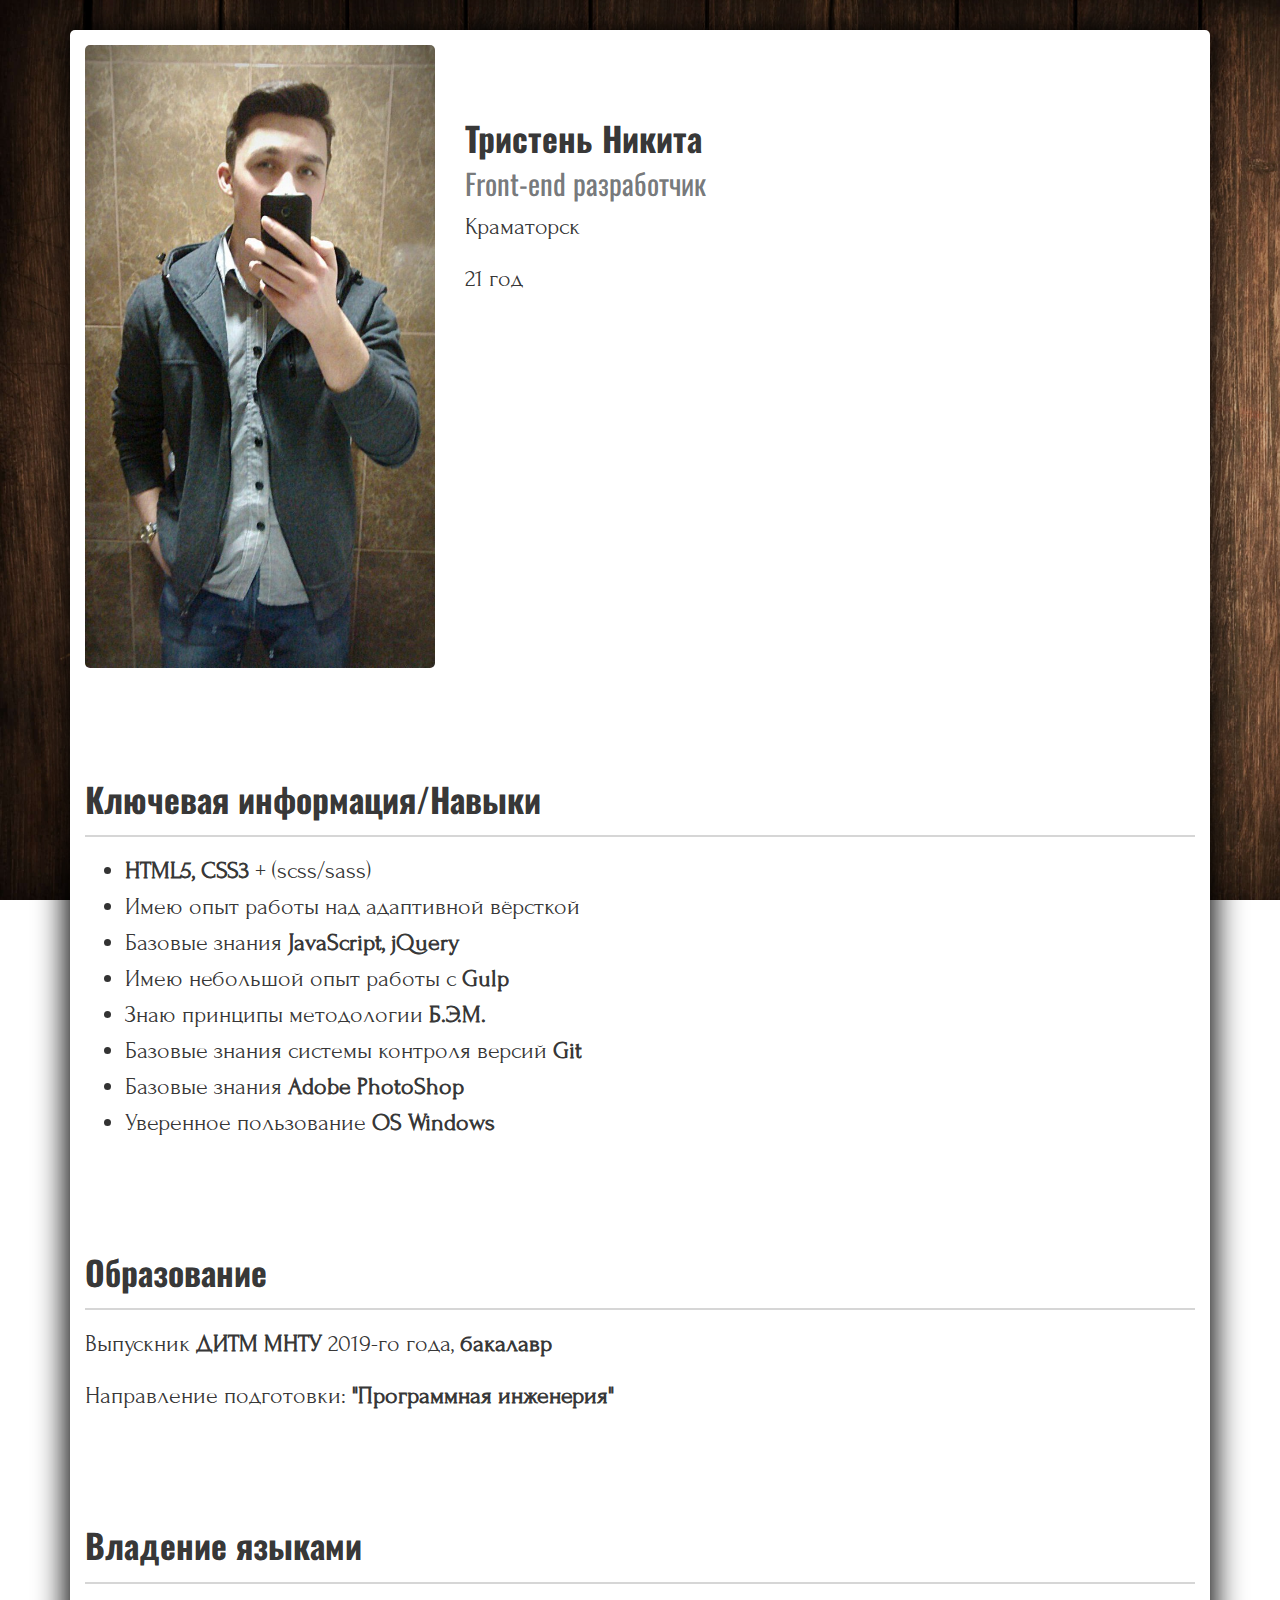
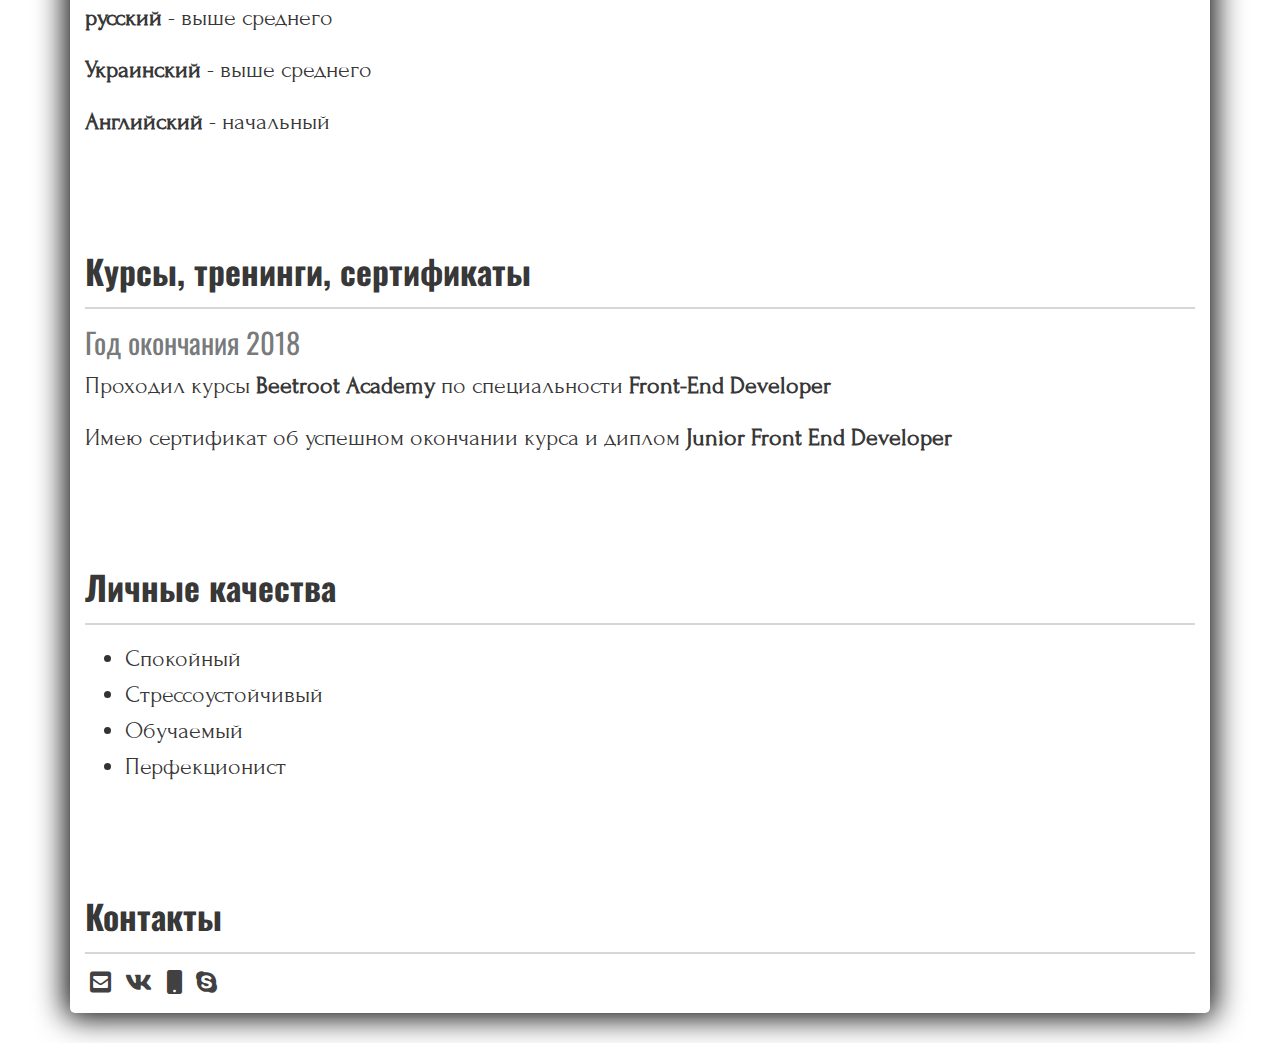
<file: FrontEnd/Resume/index.html>
<!doctype html>
<html lang="en">
<head>
    <meta charset="UTF-8">
    <meta name="viewport"
          content="width=device-width, user-scalable=no, initial-scale=1.0, maximum-scale=1.0, minimum-scale=1.0">
    <meta http-equiv="X-UA-Compatible" content="ie=edge">
    <title>Резюме</title>
    <link rel="shortcut icon" href="favicon.png" type="image/png">
    <link rel="stylesheet" href="styles/bootstrap.min.css">
    <link href="https://use.fontawesome.com/releases/v5.0.8/css/all.css" rel="stylesheet">
    <link rel="stylesheet" href="styles/main.css">
</head>
<body>
<main class="resume container">
    <div class="head">
        <div class="row row-1">
            <div class="col-md-4 img-col">
                <img src="images/3HFjjZYQcok.jpg" alt="">
            </div>
            <div class="col-md-8 col-inner">
                <h1 class="name">Тристень Никита</h1>
                <h2 class="prof">Front-end разработчик</h2>
                <p class="city">Краматорск</p>
                <p class="age">21 год</p>
            </div>
        </div>
    </div>
    <div class="info">
        <h1>Ключевая информация/Навыки
        </h1>
        <hr>
        <ul>
            <li>
                <b>HTML5, CSS3</b>
                + (scss/sass)
            </li>
            <li>Имею опыт работы над адаптивной вёрсткой</li>
            <li>Базовые знания
                <b>JavaScript, jQuery</b>
            </li>
            <li>Имею небольшой опыт работы с
                <b>Gulp</b>
            </li>
            <li>Знаю принципы методологии
                <b>Б.Э.М.</b>
            </li>
            <li>Базовые знания системы контроля версий
                <b>Git</b>
            </li>
            <li>Базовые знания
                <b>Adobe PhotoShop</b>
            </li>
            <li>Уверенное пользование
                <b>ОS Windows</b>
            </li>
        </ul>
    </div>
    <div class="education">
        <h1>Образование</h1>
        <hr>
        <p>Выпускник
            <b>ДИТМ МНТУ</b>
            2019-го года, <b>бакалавр</b>
        </p>
        <p>Направление подготовки:
            <b>"Программная инженерия"</b>
        </p>
    </div>
    <div class="languages">
        <h1>Владение языками</h1>
        <hr>
        <p>
            <b>русский</b>
            - выше среднего
        </p>
        <p>
            <b>Украинский</b>
            - выше среднего
        </p>
        <p>
            <b>Английский</b>
            - начальный
        </p>
    </div>
    <div class="course">
        <h1>Курсы, тренинги, сертификаты
        </h1>
        <hr>
        <h2>Год окончания 2018</h2>
        <p>Проходил курсы
            <b>Beetroot Academy</b>
            по специальности
            <b>Front-End Developer</b>
        </p>
        <p>Имею сертификат об успешном окончании курса и диплом
            <b>Junior Front End Developer</b>
        </p>
    </div>
    <div class="qualities">
        <h1>Личные качества</h1>
        <hr>
        <ul>
            <li>Спокойный</li>
            <li>Стрессоустойчивый</li>
            <li>Обучаемый</li>
            <li>Перфекционист</li>
        </ul>
    </div>
    <div class="contacts">
        <h1>Контакты</h1>
        <hr>
        <div class="links">
            <a title="Gmail" class="fas fa-envelope-square" href="mailto:nick.tristen22@gmail.com"></a>
            <a title="VK" class="fab fa-vk" href="https://vk.com/nick_tristen"></a>
            <a title="+380956076895" class="fas fa-mobile" href="javascript:void(0);"></a>
            <a title="Skype" class="fab fa-skype" href="skype:nick.tristen"></a>
        </div>
    </div>
</main>
</body>
</html>
</file>
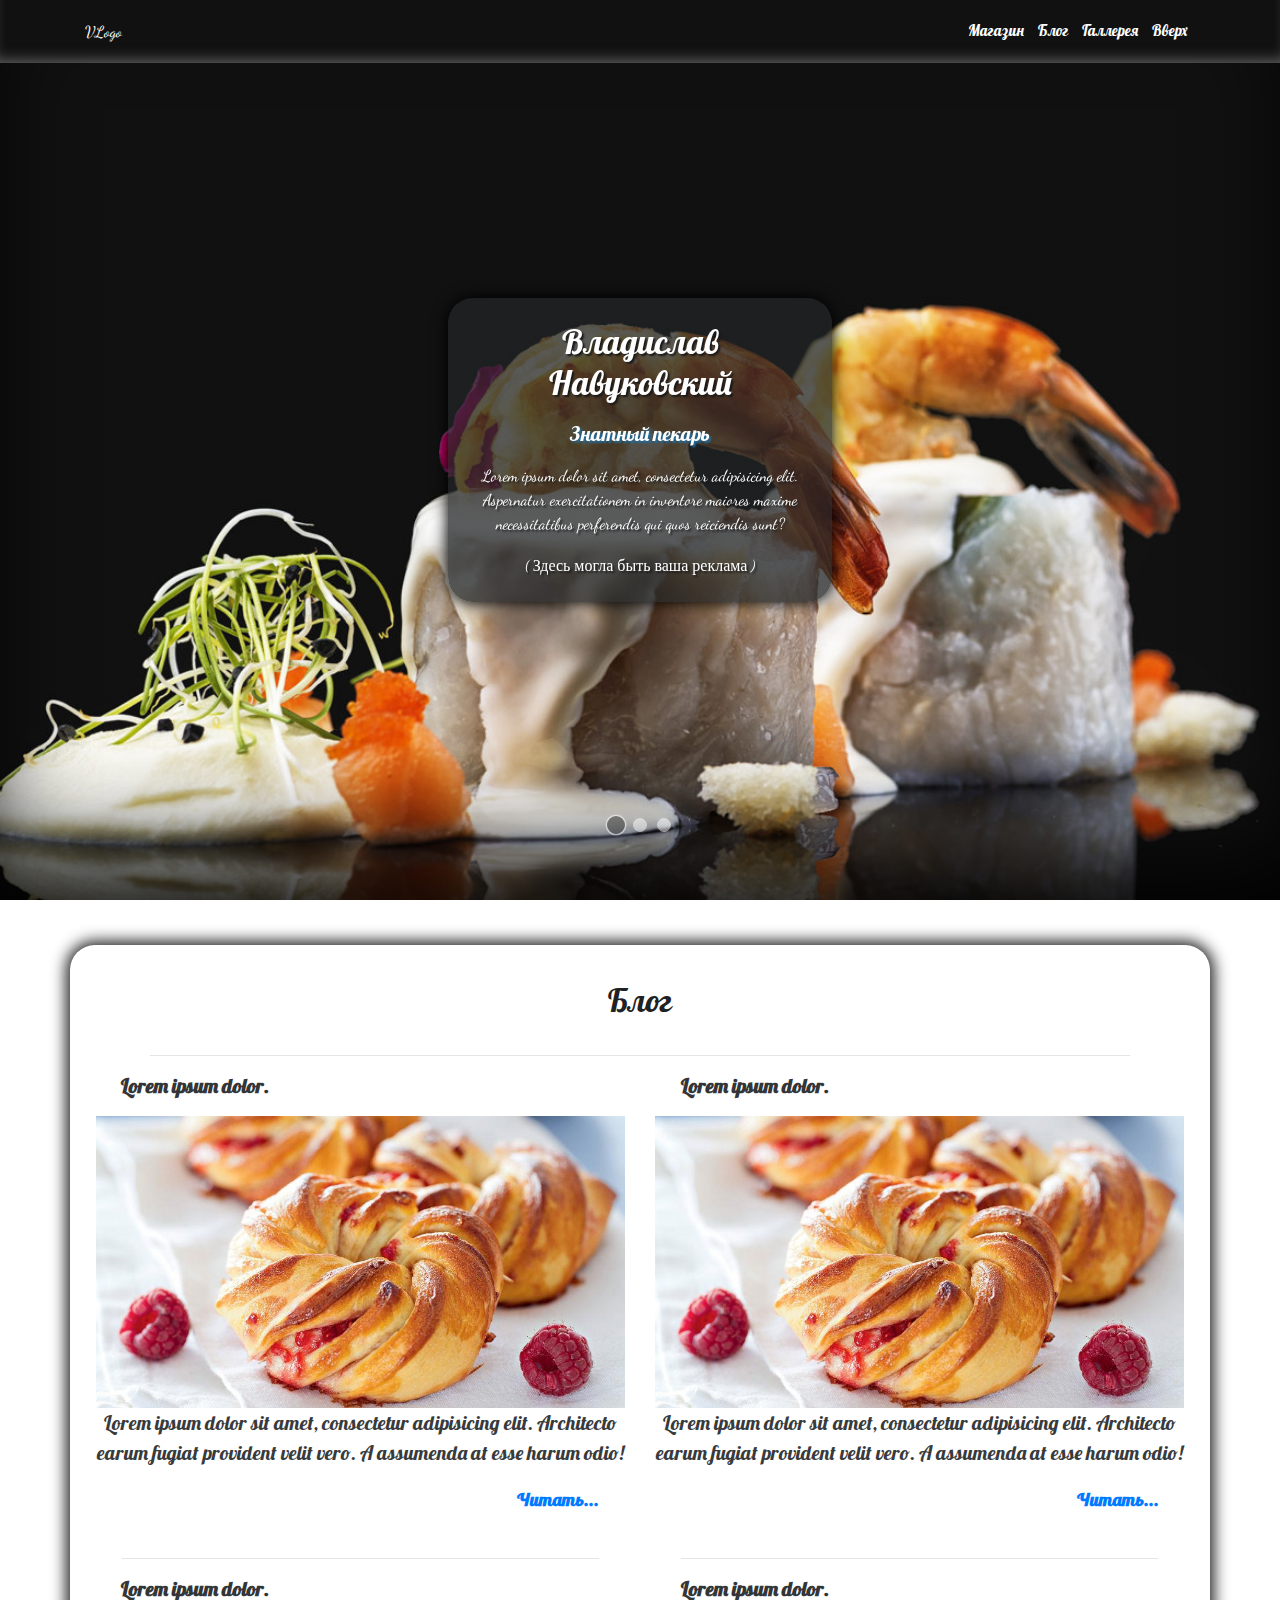
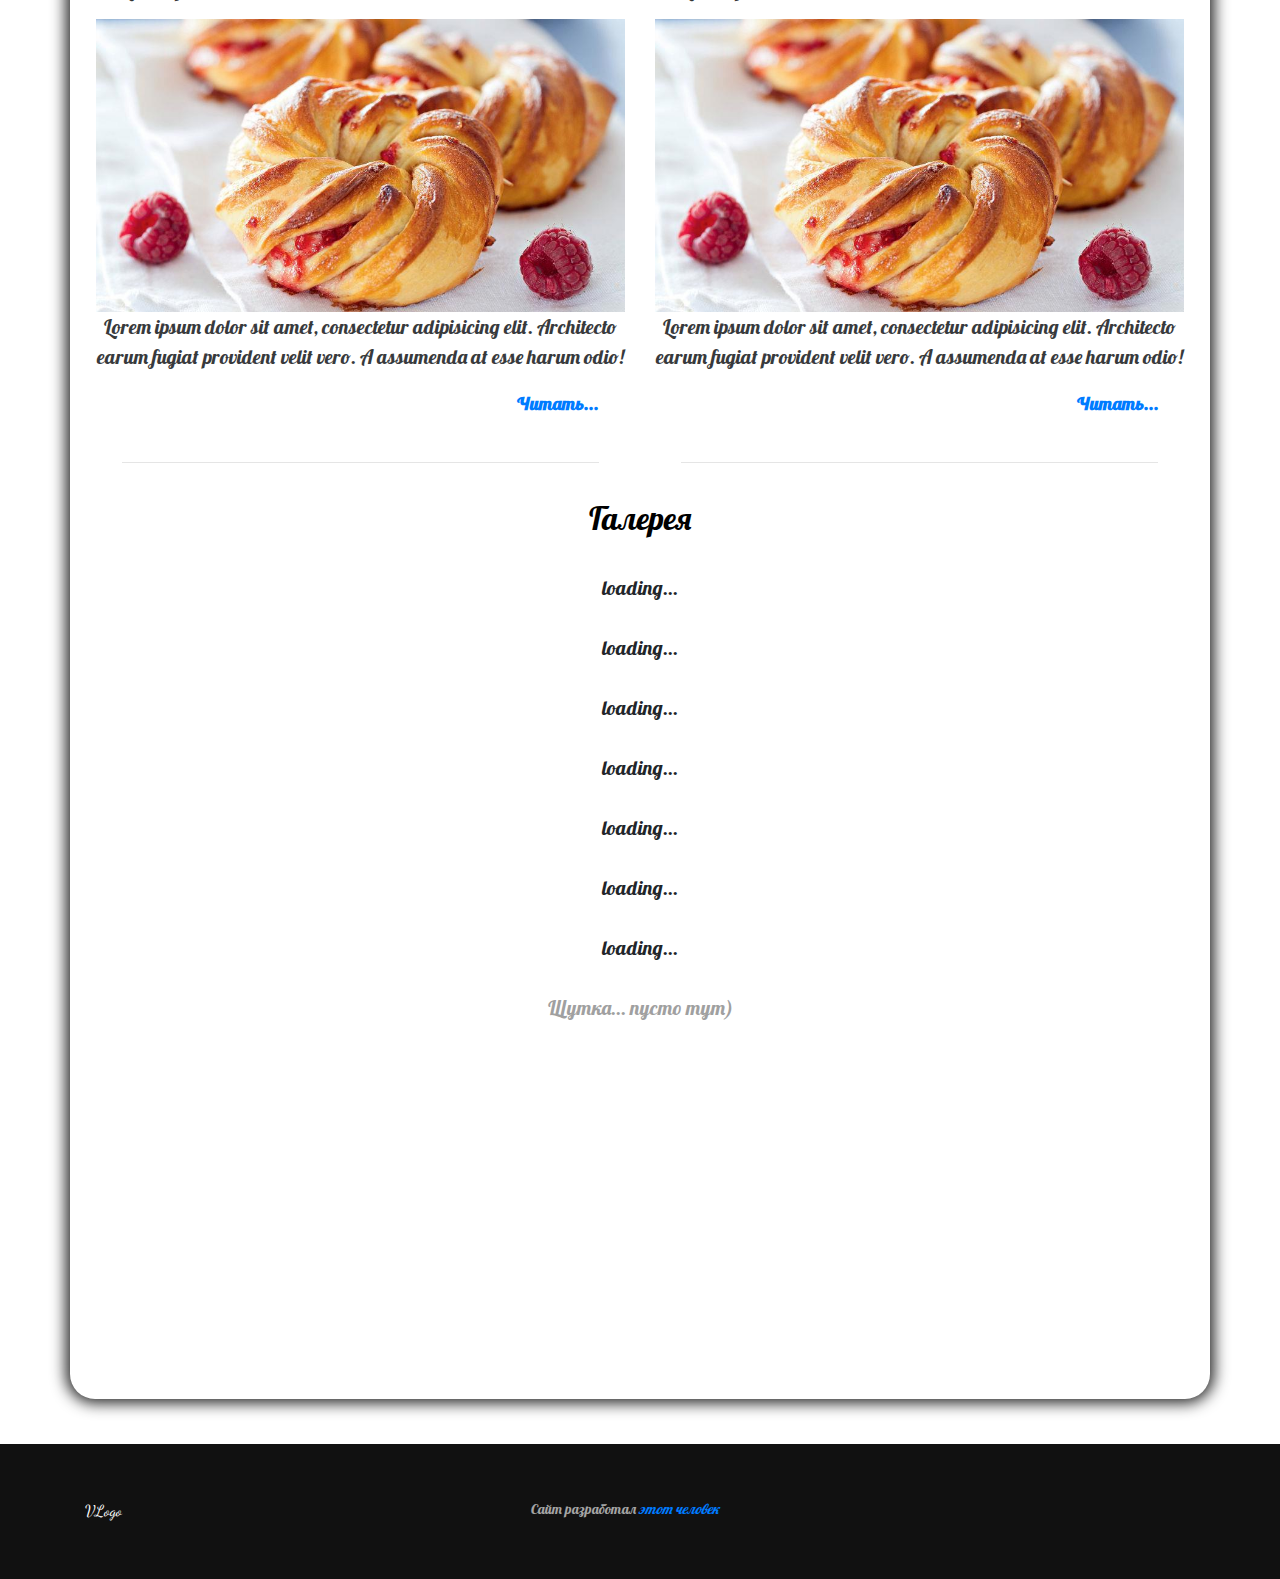
<file: FrontEnd/V_site/index.html>
<!doctype html>
<html lang="ru">
<head>
    <meta charset="UTF-8">
    <meta name="viewport"
          content="width=device-width, user-scalable=no, initial-scale=1.0, maximum-scale=1.0, minimum-scale=1.0">
    <meta http-equiv="X-UA-Compatible" content="ie=edge">
    <title>VBlog</title>
    <link rel="apple-touch-icon" sizes="180x180" href="img/favicon/apple-touch-icon.png">
    <link rel="icon" type="image/png" sizes="32x32" href="img/favicon/favicon-32x32.png">
    <link rel="icon" type="image/png" sizes="16x16" href="img/favicon/favicon-16x16.png">
    <link rel="stylesheet" href="https://use.fontawesome.com/releases/v5.6.3/css/all.css"
          integrity="sha384-UHRtZLI+pbxtHCWp1t77Bi1L4ZtiqrqD80Kn4Z8NTSRyMA2Fd33n5dQ8lWUE00s/" crossorigin="anonymous">
    <link rel="stylesheet" href="css/bootstrap.min.css">
    <link rel="stylesheet" href="css/slick.css">
    <link rel="stylesheet" href="css/main.css">
    <link rel="stylesheet" href="css/media.css">


</head>
<body>
<header class="v_header">
    <nav class="v_header_inner container">
        <a href="index.html" class="v_logo">VLogo</a>
        <div class="links">
            <a href="https://vk.com/vladyslav_n" class="fab fa-vk"></a>
            <a href="#" class="fab fa-facebook"></a>
            <a href="#" class="fab fa-instagram"></a>
            <a href="#" class="fab fa-youtube"></a>
        </div>
        <div class="v_nav">
            <a href="javascript:void(0);">Магазин</a>
            <a href="#blog">Блог</a>
            <a href="#gallery">Галлерея</a>
            <a href="#top">Вверх</a>

        </div>
        <div class="hamburger">
            <div class="hamburger-inner"></div>
            <div class="hamburger-inner"></div>
            <div class="hamburger-inner"></div>
        </div>
    </nav>

</header>
<div class="main_section_block">
    <a id="top" href="javascript:void(0)" class="v_home-anchor"></a>
    <section class="v_sect1">
        <div class="v_info">
            <h1>Владислав Навуковский</h1>
            <h2>Знатный пекарь</h2>
            <p>Lorem ipsum dolor sit amet, consectetur adipisicing elit. Aspernatur exercitationem in inventore maiores
                maxime necessitatibus perferendis qui quos reiciendis sunt?</p>
            <p>( Здесь могла быть ваша реклама )</p>

        </div>
        <div class="v_sect1_slider">
            <div class="sl_1 slider-inner"></div>
            <div class="sl_2 slider-inner"></div>
            <div class="sl_3 slider-inner"></div>
        </div>
        <a href="#blog" class="fas fa-angle-down scroll-down"></a>
    </section>
    <section class="v_sect2 container">

        <div class="v_blog">
            <a id="blog" href="javascript:void(0);" class="v_anchor"></a>
            <h1>Блог</h1>
            <hr>
            <div class="blog-container row">
                <div class="blog-inner col-xl-6">
                    <h2>Lorem ipsum dolor.</h2>
                    <img src="img/blog_img1.jpg" alt="#">
                    <p>Lorem ipsum dolor sit amet, consectetur adipisicing elit. Architecto earum fugiat provident velit
                        vero. A assumenda at esse harum odio!</p>
                    <a href="javascript:void(0);">Читать...</a>
                    <hr>
                </div>
                <div class="blog-inner col-xl-6">
                    <h2>Lorem ipsum dolor.</h2>
                    <img src="img/blog_img1.jpg" alt="#">
                    <p>Lorem ipsum dolor sit amet, consectetur adipisicing elit. Architecto earum fugiat provident velit
                        vero. A assumenda at esse harum odio!</p>
                    <a href="javascript:void(0);">Читать...</a>
                    <hr>
                </div>
                <div class="blog-inner col-xl-6">
                    <h2>Lorem ipsum dolor.</h2>
                    <img src="img/blog_img1.jpg" alt="#">
                    <p>Lorem ipsum dolor sit amet, consectetur adipisicing elit. Architecto earum fugiat provident velit
                        vero. A assumenda at esse harum odio!</p>
                    <a href="javascript:void(0);">Читать...</a>
                    <hr>
                </div>
                <div class="blog-inner col-xl-6">
                    <h2>Lorem ipsum dolor.</h2>
                    <img src="img/blog_img1.jpg" alt="#">
                    <p>Lorem ipsum dolor sit amet, consectetur adipisicing elit. Architecto earum fugiat provident velit
                        vero. A assumenda at esse harum odio!</p>
                    <a href="javascript:void(0);">Читать...</a>
                    <hr>
                </div>
            </div>
        </div>
        <div class="v_gallery">
            <a id="gallery" href="javascript:void(0)" class="v_anchor"></a>
            <h1>Галерея</h1>
            <p> loading... <br><br>
                loading... <br><br>
                loading... <br><br>
                loading... <br><br>
                loading... <br><br>
                loading... <br><br>
                loading... <br><br>
                <span>Щутка... пусто тут)</span>
            </p>
            <div class="gallery-inner">

            </div>
        </div>
    </section>
</div>
<footer class="v_footer">
    <div class="v_footer_inner container">
        <div class="footer-inner_row row">
            <a href="javascript:void(0);" class="v_logo col-md-4 col-sm-6">VLogo</a>
            <span class="col-md-4 col-sm-6">Сайт разработал
            <a href="https://www.linkedin.com/in/%D0%BD%D0%B8%D0%BA%D0%B8%D1%82%D0%B0-%D1%82%D1%80%D0%B8%D1%81%D1%82%D0%B5%D0%BD%D1%8C-3542b7159/">
                этот человек</a>
        </span>
            <div class="footer-links col-md-4 col-sm-12 text-sm-center text-md-right">
                <a href="https://vk.com/vladyslav_n" class="fab fa-vk"></a>
                <a href="javascript:void(0);" class="fab fa-facebook"></a>
                <a href="javascript:void(0);" class="fab fa-instagram"></a>
                <a href="javascript:void(0);" class="fab fa-youtube"></a>
            </div>
        </div>
    </div>
</footer>


<script src="js/jquery-3.3.1.min.js" defer></script>
<script src="js/masonry.pkgd.min.js" defer></script>
<script src="js/slick.min.js" defer></script>
<script src="js/main.js" defer></script>
</body>
</html>
</file>
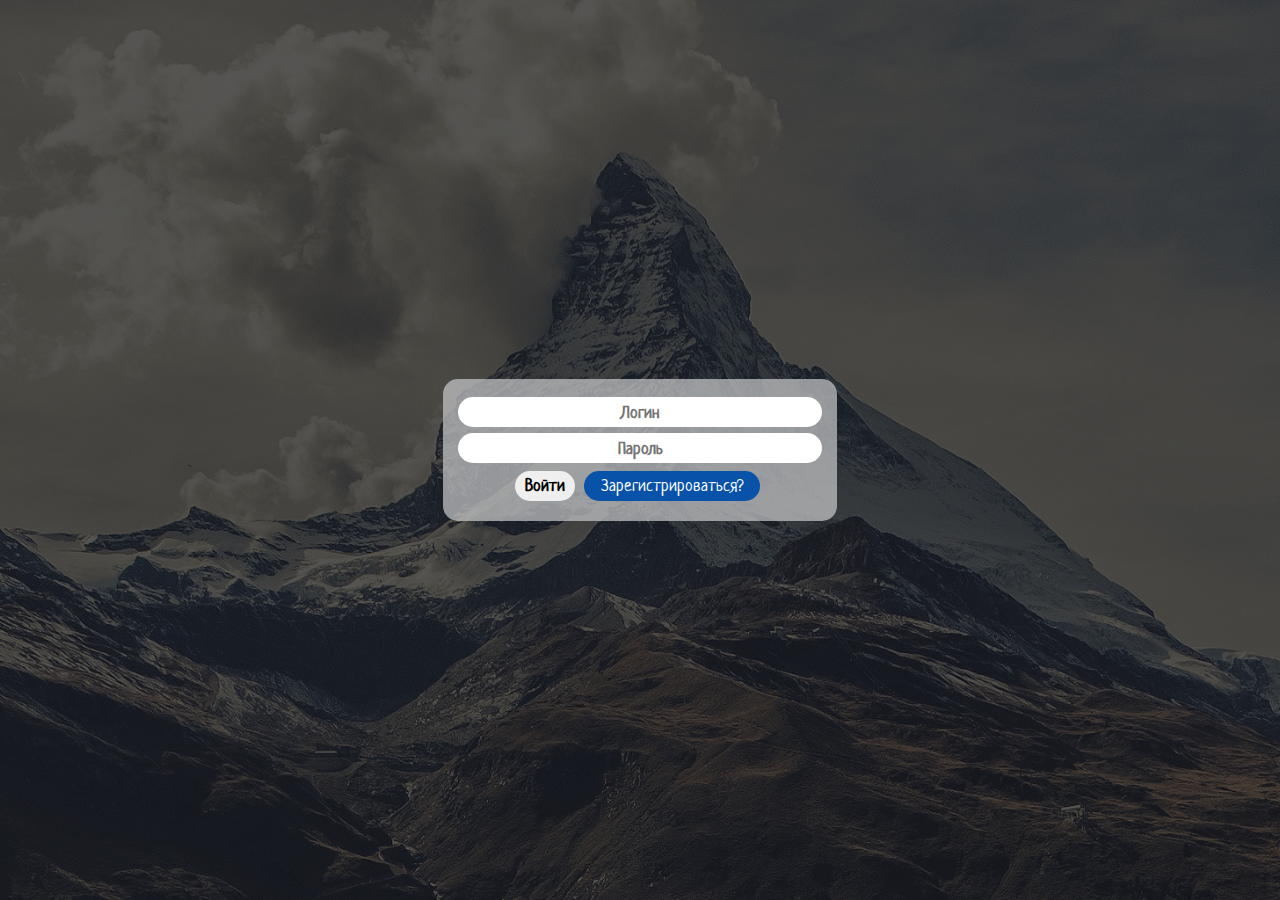
<file: BackEnd/dest/html/index.html>
<!doctype html>
<html lang="en">
<head>
    <meta charset="UTF-8">
    <meta name="viewport"
          content="width=device-width, user-scalable=no, initial-scale=1.0, maximum-scale=1.0, minimum-scale=1.0">
    <meta http-equiv="X-UA-Compatible" content="ie=edge">
    <link rel="stylesheet" href="../css/bootstrap.min.css">
    <link rel="stylesheet" href="../css/main.css">
</head>
<body>

<section class="section_1">
    <div class="container section_1-cont">
        <div class="form-cont">
            <div class="form-cont_inner">
                <div class="warn_block">
                </div>
                <form method="post" action="javascript:void(null);" class="form_auto">
                    <input type="text" class="login input_inner" placeholder="Логин">
                    <input type="password" class="password pass1 input_inner" placeholder="Пароль">
                    <button type="submit" class="form_submit">Войти</button>
                    <button type="button" class="reg_link">Зарегистрироваться?</button>
                </form>
            </div>
        </div>
    </div>
</section>


<script src="../js/jquery-3.3.1.min.js" defer></script>
<script src="../js/main.js" defer></script>

</body>
</html>
</file>
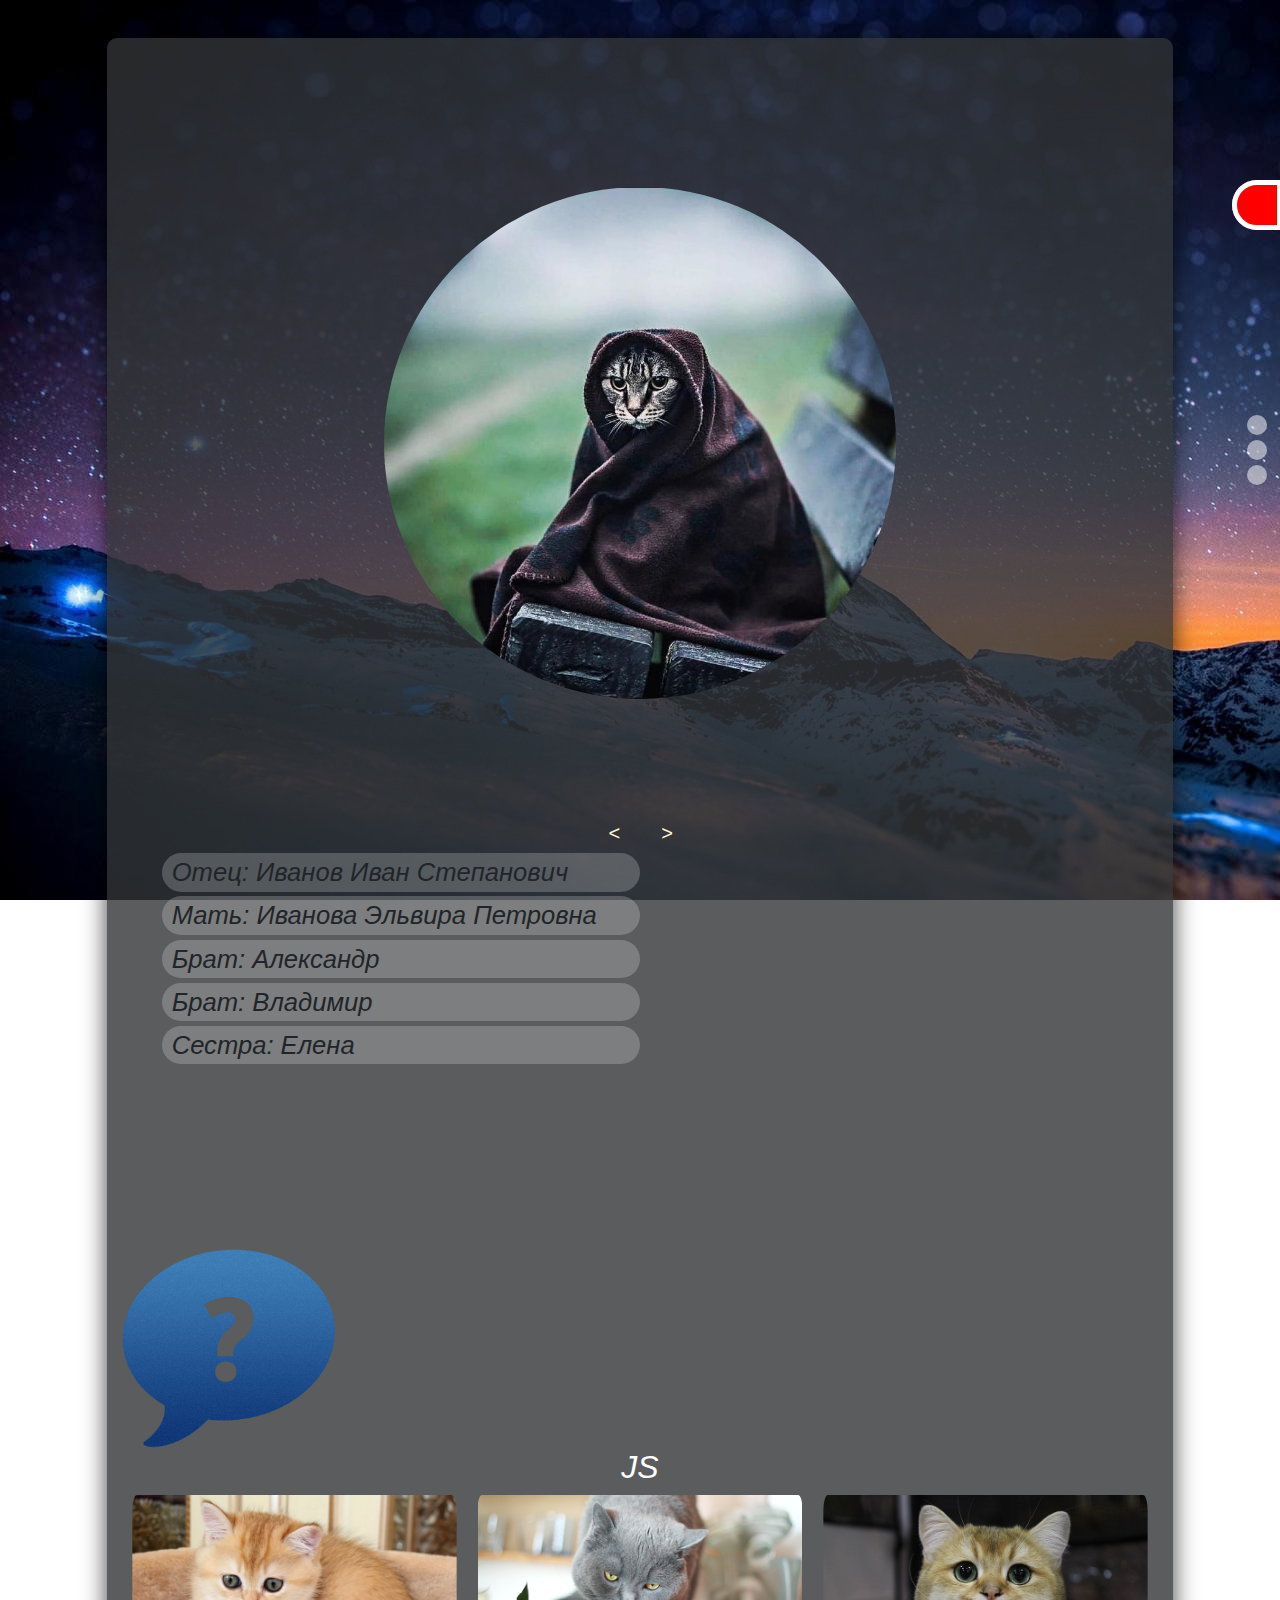
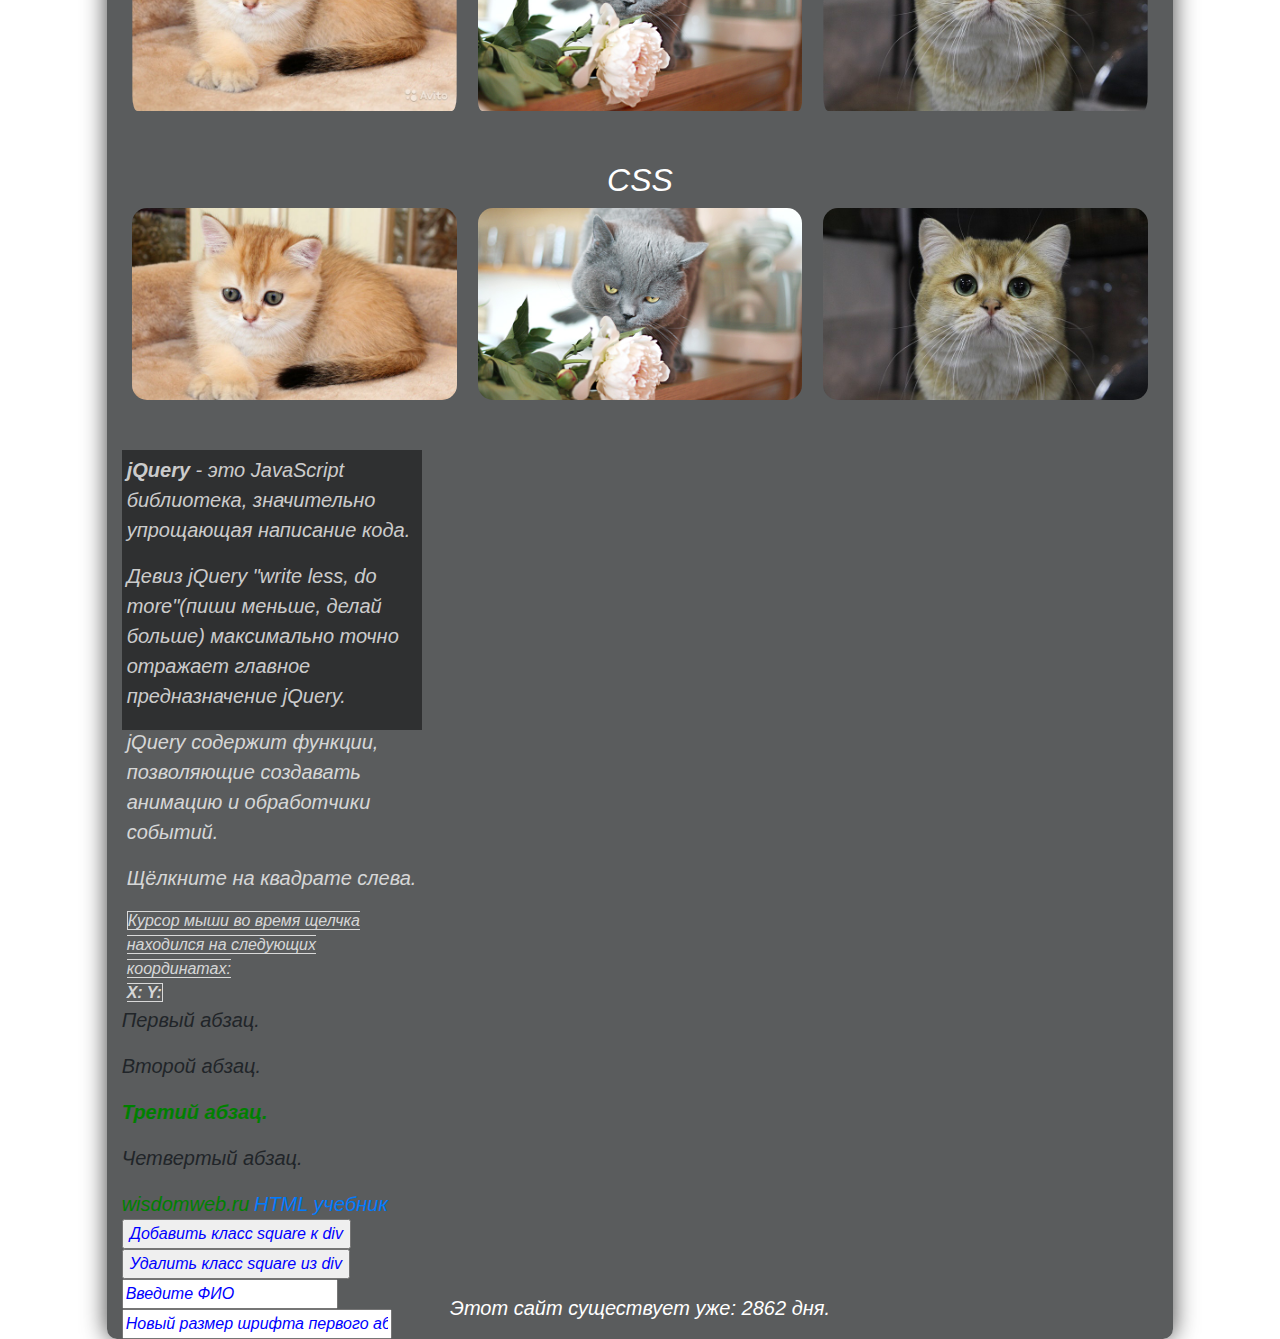
<file: FrontEnd/Labs/Pr2/index.html>
<!doctype html>
<html lang="en">
<head>
    <meta charset="UTF-8">
    <meta name="viewport"
          content="width=device-width, user-scalable=no, initial-scale=1.0, maximum-scale=1.0, minimum-scale=1.0">
    <meta http-equiv="X-UA-Compatible" content="ie=edge">
    <title>Практическая работа</title>
    <link rel="stylesheet" href="bootstrap.min.css">
    <link rel="stylesheet" href="main.css">
</head>
<body class="main-body">
<ul class="radio">
    <li onclick="myFunction(i = 0)"></li>
    <li onclick="myFunction(i = 1)"></li>
    <li onclick="myFunction(i = 2)"></li>
</ul>
<main class="main col-md-10">

    <div class="slider col-md-10">
        <div class="slider-inner"
             id="slider" onclick="changeSizeImage()">
        </div>
        <div class="arrows">
            <a href="#" id="left-arrow" class="arrow" onclick="left()"><</a>
            <a href="#" id="right-arrow" class="arrow" onclick="right()">></a>
        </div>
    </div>
    <div class="hidden">
        <UL>
            <LI onmouseover="showImage('f1')" onmouseout="hideImage('f1')">Отец: Иванов Иван Степанович
            <LI onmouseover="showImage('f2')" onmouseout="hideImage('f2') ">Мать: Иванова Эльвира Петровна
            <LI onmouseover="showImage('f3')" onmouseout="hideImage('f3')">Брат: Александр
            <LI onmouseover="showImage('f4')" onmouseout="hideImage('f4')">Брат: Владимир
            <LI onmouseover="showImage('f5')" onmouseout="hideImage('f5')">Сестра: Елена
        </UL>
        <div id="f1" class=Foto><img src="image/img1.jpg"></div>
        <div id="f2" class=Foto><img src="image/img2.jpg"></div>
        <div id="f3" class=Foto><img src="image/img3.jpg"></div>
        <div id="f4" class=Foto><img src="image/sl1.jpg"></div>
        <div id="f5" class=Foto><img src="image/sl2.jpg"></div>
    </div>
    <h1 id="clock"></h1>
    <img src="image/chatwoo-faq-icon.png"
         height="200px"
         onmouseover="this.src='image/help2.png'"
         onmouseout="this. src=' image/chatwoo-faq-icon.png'">
    <div class="img-block">
        <h2>JS</h2>
        <img src="image/кот1.jpg" data-imgover="image/кот4.jpg">
        <img src="image/кот2.jpg" data-imgover="image/кот5.jpg">
        <img src="image/кот3.jpg" data-imgover="image/кот6.jpg">
    </div>
    <div class="img-block2">
        <h2>CSS</h2>
        <div class="img"></div>
        <div class="img"></div>
        <div class="img"></div>
    </div>
    <div id="square" class="square">
        <p>
            <b>jQuery</b> - это JavaScript библиотека, значительно упрощающая написание кода.
        </p>
        <p>Девиз jQuery <i>"write less, do more"</i>(пиши меньше, делай больше) максимально точно отражает главное
            предназначение jQuery.</p>
        <p>jQuery содержит функции, позволяющие создавать анимацию и обработчики событий.</p>
        <p>Щёлкните на квадрате слева.</p>
        <div id="coord">
            Курсор мыши во время щелчка находился на следующих координатах:
            <br>
            <b>X: <span id="x"> </span> Y: <span id="y"> </span></b>
        </div>
    </div>
    <p id="par1">Первый абзац.</p>
    <p id="par2">Второй абзац.</p>
    <p id="par3">Третий абзац.</p>
    <p id="par4">Четвертый абзац.</p>
    <a href="http://www.wisdomweb.ru/">wisdomweb.ru</a>
    <a href="http://www.wisdomweb.ru/HTML/">HTML учебник</a>
    <input id="bt1" type="button" value="Изменить размер блока (убрать/восстановить)" />
    <input id="bt2" type="button" value="Добавить класс square к div" />
    <input id="bt3" type="button" value="Удалить класс square из div" />
    <input id="text1" type="text" style="color:grey;" value="Введите ФИО" />
    <input id="bt4" type="button" value="Скрыть/Показать третий абзац" />
    <input id="text2" type="text" style="width:270px" value="Новый размер шрифта первого абзаца"/>
    <input id="bt5" type="button" style="display:none"
           value="Изменить размер шрифта первого абзаца на новый"/>
</main>
<h1 id="timer">
    <span class="ico">
    </span>
    <span id="time-inner">У Ваc осталось: <br> <span id="my_timer"
                                                     style="color: #f00; font-weight: bold;">00:10:00</span>
    </span>
</h1>
<p class="date">Этот сайт существует уже:
    <script type="text/javascript">
        var start = new Date('9 23, 2018');    // Дата создания сайта
        var end = new Date();
        var life = Math.round((end.getTime() - start.getTime()) / (1000 * 60 * 60 * 24));
        var suffix = new Array("день", "дня", "дней  ");
        var keys = [2, 0, 1, 1, 1, 2];
        var mod = life % 100;
        var suffix_key = mod > 4 && mod < 20 ? 2 : keys[Math.min(mod % 10, 5)];
        s = life + " " + suffix[suffix_key] + ". ";
        document.write(s)
    </script>
</p>





<script src="jquery-3.3.1.min.js" defer></script>
<script src="main.js" defer></script>
</body>
</html>
</file>
<file: FrontEnd/Labs/t1/index.html>
<!doctype html>
<html lang="en">
<head>
    <meta charset="UTF-8">
    <meta name="viewport"
          content="width=device-width, user-scalable=no, initial-scale=1.0, maximum-scale=1.0, minimum-scale=1.0">
    <meta http-equiv="X-UA-Compatible" content="ie=edge">
    <title>Document</title>
    <link rel="stylesheet" href="main.css">
</head>
<body>
<table>
    <tr>
        <td rowspan="3"></td>
        <td colspan="2"></td>
        <td></td>
    </tr>
    <tr>
        <td></td>
        <td></td>
        <td></td>
    </tr>
    <tr>
        <td></td>
        <td rowspan="2" colspan="2"></td>
    </tr>
    <tr>
        <td></td>
        <td></td>
    </tr>
</table>
</body>
</html>
</file>
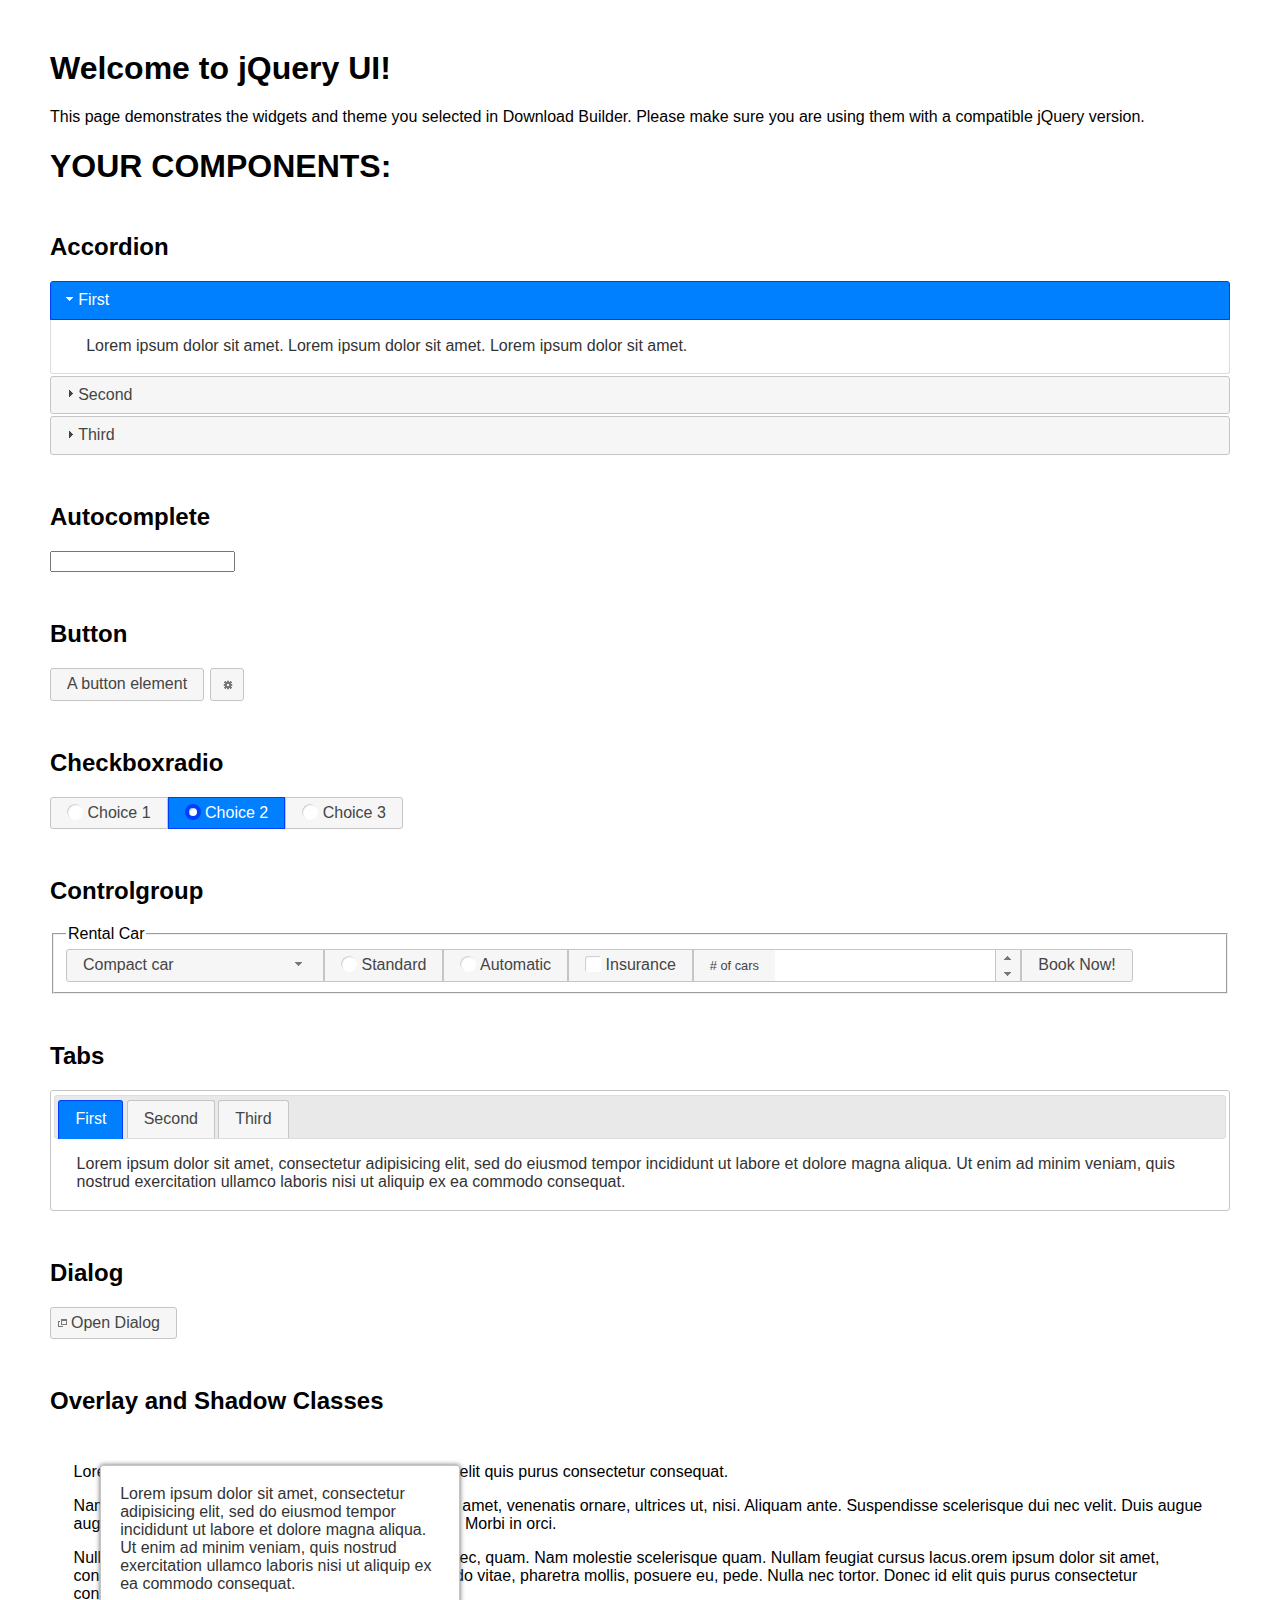
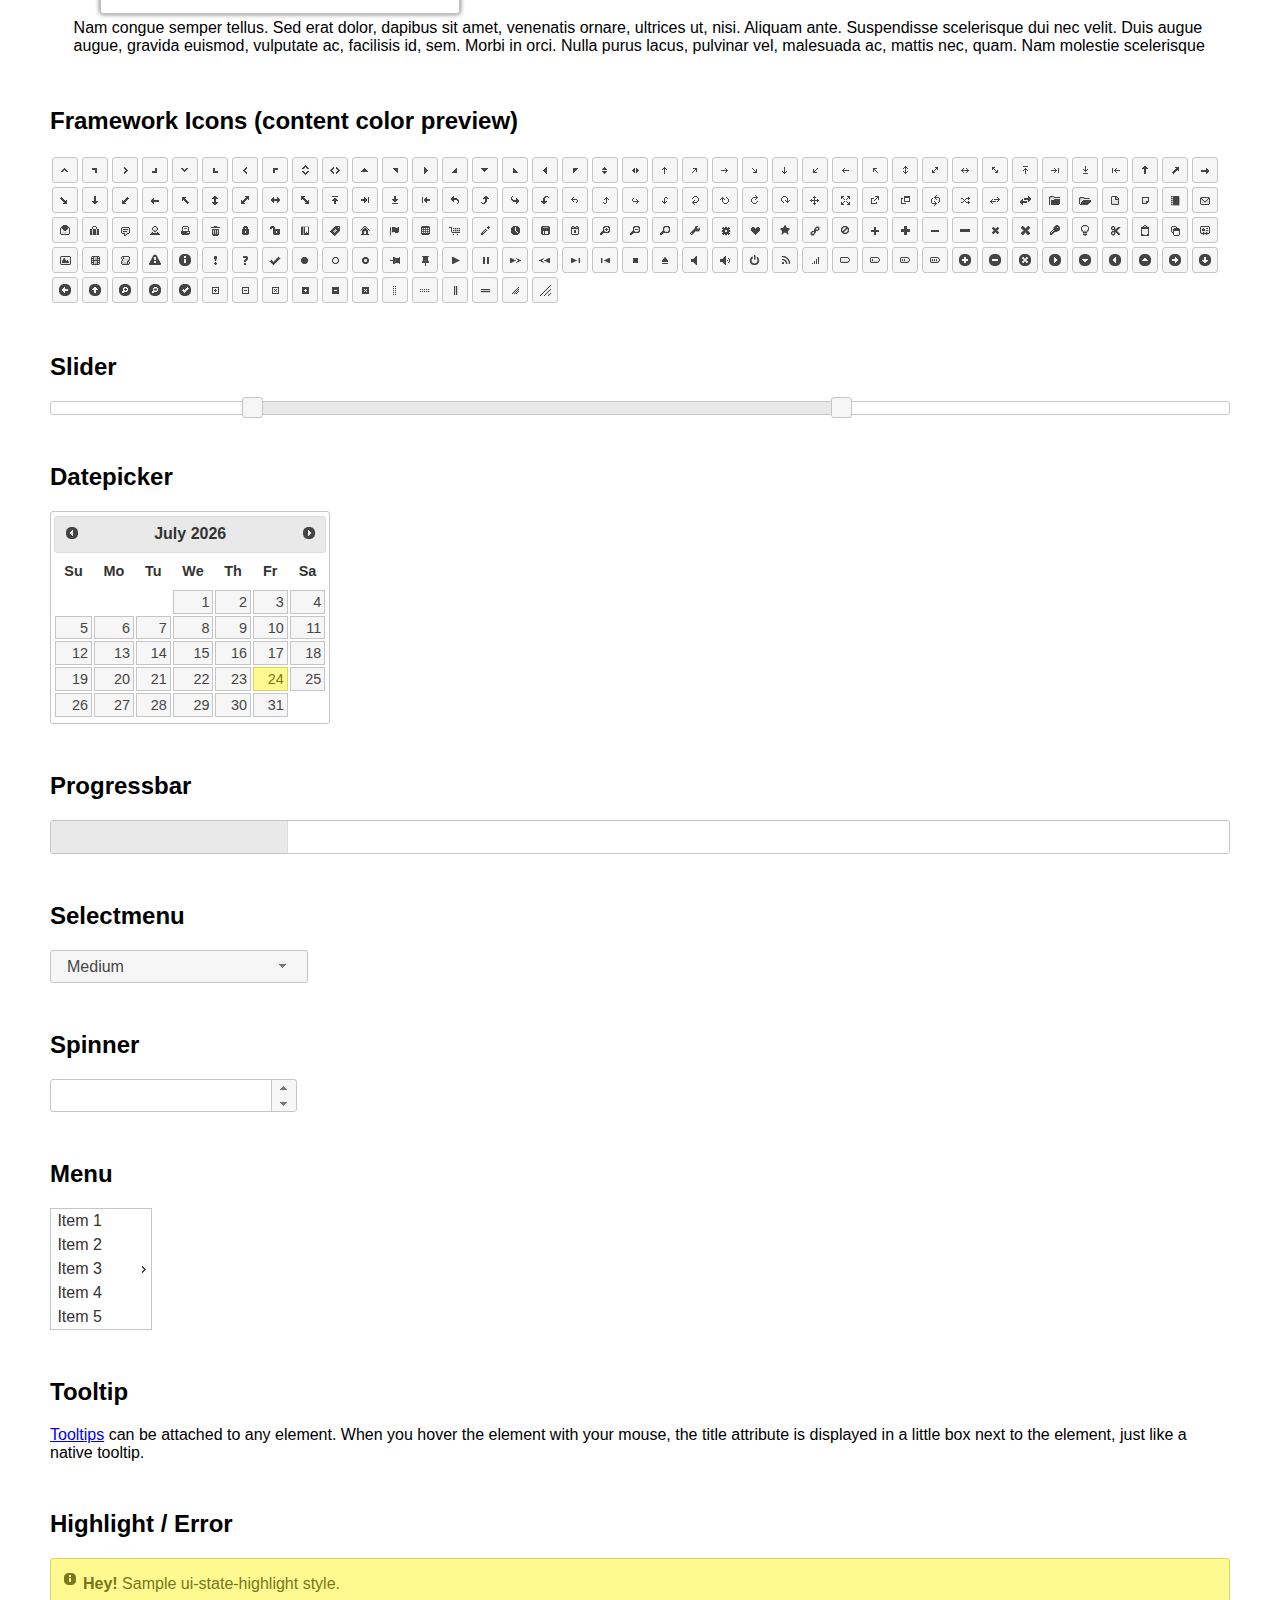
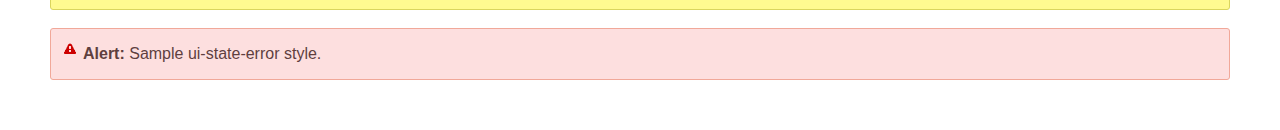
<file: FrontEnd/Plugin/jquery-ui-1.12.1/jquery-ui-1.12.1/index.html>
<!doctype html>
<html lang="us">
<head>
	<meta charset="utf-8">
	<title>jQuery UI Example Page</title>
	<link href="jquery-ui.css" rel="stylesheet">
	<style>
	body{
		font-family: "Trebuchet MS", sans-serif;
		margin: 50px;
	}
	.demoHeaders {
		margin-top: 2em;
	}
	#dialog-link {
		padding: .4em 1em .4em 20px;
		text-decoration: none;
		position: relative;
	}
	#dialog-link span.ui-icon {
		margin: 0 5px 0 0;
		position: absolute;
		left: .2em;
		top: 50%;
		margin-top: -8px;
	}
	#icons {
		margin: 0;
		padding: 0;
	}
	#icons li {
		margin: 2px;
		position: relative;
		padding: 4px 0;
		cursor: pointer;
		float: left;
		list-style: none;
	}
	#icons span.ui-icon {
		float: left;
		margin: 0 4px;
	}
	.fakewindowcontain .ui-widget-overlay {
		position: absolute;
	}
	select {
		width: 200px;
	}
	</style>
</head>
<body>

<h1>Welcome to jQuery UI!</h1>

<div class="ui-widget">
	<p>This page demonstrates the widgets and theme you selected in Download Builder. Please make sure you are using them with a compatible jQuery version.</p>
</div>

<h1>YOUR COMPONENTS:</h1>


<!-- Accordion -->
<h2 class="demoHeaders">Accordion</h2>
<div id="accordion">
	<h3>First</h3>
	<div>Lorem ipsum dolor sit amet. Lorem ipsum dolor sit amet. Lorem ipsum dolor sit amet.</div>
	<h3>Second</h3>
	<div>Phasellus mattis tincidunt nibh.</div>
	<h3>Third</h3>
	<div>Nam dui erat, auctor a, dignissim quis.</div>
</div>



<!-- Autocomplete -->
<h2 class="demoHeaders">Autocomplete</h2>
<div>
	<input id="autocomplete" title="type &quot;a&quot;">
</div>



<!-- Button -->
<h2 class="demoHeaders">Button</h2>
<button id="button">A button element</button>
<button id="button-icon">An icon-only button</button>



<!-- Checkboxradio -->
<h2 class="demoHeaders">Checkboxradio</h2>
<form style="margin-top: 1em;">
	<div id="radioset">
		<input type="radio" id="radio1" name="radio"><label for="radio1">Choice 1</label>
		<input type="radio" id="radio2" name="radio" checked="checked"><label for="radio2">Choice 2</label>
		<input type="radio" id="radio3" name="radio"><label for="radio3">Choice 3</label>
	</div>
</form>



<!-- Controlgroup -->
<h2 class="demoHeaders">Controlgroup</h2>
<fieldset>
	<legend>Rental Car</legend>
	<div id="controlgroup">
		<select id="car-type">
			<option>Compact car</option>
			<option>Midsize car</option>
			<option>Full size car</option>
			<option>SUV</option>
			<option>Luxury</option>
			<option>Truck</option>
			<option>Van</option>
		</select>
		<label for="transmission-standard">Standard</label>
		<input type="radio" name="transmission" id="transmission-standard">
		<label for="transmission-automatic">Automatic</label>
		<input type="radio" name="transmission" id="transmission-automatic">
		<label for="insurance">Insurance</label>
		<input type="checkbox" name="insurance" id="insurance">
		<label for="horizontal-spinner" class="ui-controlgroup-label"># of cars</label>
		<input id="horizontal-spinner" class="ui-spinner-input">
		<button>Book Now!</button>
	</div>
</fieldset>



<!-- Tabs -->
<h2 class="demoHeaders">Tabs</h2>
<div id="tabs">
	<ul>
		<li><a href="#tabs-1">First</a></li>
		<li><a href="#tabs-2">Second</a></li>
		<li><a href="#tabs-3">Third</a></li>
	</ul>
	<div id="tabs-1">Lorem ipsum dolor sit amet, consectetur adipisicing elit, sed do eiusmod tempor incididunt ut labore et dolore magna aliqua. Ut enim ad minim veniam, quis nostrud exercitation ullamco laboris nisi ut aliquip ex ea commodo consequat.</div>
	<div id="tabs-2">Phasellus mattis tincidunt nibh. Cras orci urna, blandit id, pretium vel, aliquet ornare, felis. Maecenas scelerisque sem non nisl. Fusce sed lorem in enim dictum bibendum.</div>
	<div id="tabs-3">Nam dui erat, auctor a, dignissim quis, sollicitudin eu, felis. Pellentesque nisi urna, interdum eget, sagittis et, consequat vestibulum, lacus. Mauris porttitor ullamcorper augue.</div>
</div>



<h2 class="demoHeaders">Dialog</h2>
<p>
	<button id="dialog-link" class="ui-button ui-corner-all ui-widget">
		<span class="ui-icon ui-icon-newwin"></span>Open Dialog
	</button>
</p>

<h2 class="demoHeaders">Overlay and Shadow Classes</h2>
<div style="position: relative; width: 96%; height: 200px; padding:1% 2%; overflow:hidden;" class="fakewindowcontain">
	<p>Lorem ipsum dolor sit amet,  Nulla nec tortor. Donec id elit quis purus consectetur consequat. </p><p>Nam congue semper tellus. Sed erat dolor, dapibus sit amet, venenatis ornare, ultrices ut, nisi. Aliquam ante. Suspendisse scelerisque dui nec velit. Duis augue augue, gravida euismod, vulputate ac, facilisis id, sem. Morbi in orci. </p><p>Nulla purus lacus, pulvinar vel, malesuada ac, mattis nec, quam. Nam molestie scelerisque quam. Nullam feugiat cursus lacus.orem ipsum dolor sit amet, consectetur adipiscing elit. Donec libero risus, commodo vitae, pharetra mollis, posuere eu, pede. Nulla nec tortor. Donec id elit quis purus consectetur consequat. </p><p>Nam congue semper tellus. Sed erat dolor, dapibus sit amet, venenatis ornare, ultrices ut, nisi. Aliquam ante. Suspendisse scelerisque dui nec velit. Duis augue augue, gravida euismod, vulputate ac, facilisis id, sem. Morbi in orci. Nulla purus lacus, pulvinar vel, malesuada ac, mattis nec, quam. Nam molestie scelerisque quam. </p><p>Nullam feugiat cursus lacus.orem ipsum dolor sit amet, consectetur adipiscing elit. Donec libero risus, commodo vitae, pharetra mollis, posuere eu, pede. Nulla nec tortor. Donec id elit quis purus consectetur consequat. Nam congue semper tellus. Sed erat dolor, dapibus sit amet, venenatis ornare, ultrices ut, nisi. Aliquam ante. </p><p>Suspendisse scelerisque dui nec velit. Duis augue augue, gravida euismod, vulputate ac, facilisis id, sem. Morbi in orci. Nulla purus lacus, pulvinar vel, malesuada ac, mattis nec, quam. Nam molestie scelerisque quam. Nullam feugiat cursus lacus.orem ipsum dolor sit amet, consectetur adipiscing elit. Donec libero risus, commodo vitae, pharetra mollis, posuere eu, pede. Nulla nec tortor. Donec id elit quis purus consectetur consequat. Nam congue semper tellus. Sed erat dolor, dapibus sit amet, venenatis ornare, ultrices ut, nisi. </p>

	<!-- ui-dialog -->
	<div class="ui-widget-overlay ui-front"></div>
	<div style="position: absolute; width: 320px; left: 50px; top: 30px; padding: 1.2em" class="ui-widget ui-front ui-widget-content ui-corner-all ui-widget-shadow">
		Lorem ipsum dolor sit amet, consectetur adipisicing elit, sed do eiusmod tempor incididunt ut labore et dolore magna aliqua. Ut enim ad minim veniam, quis nostrud exercitation ullamco laboris nisi ut aliquip ex ea commodo consequat.
	</div>

</div>

<!-- ui-dialog -->
<div id="dialog" title="Dialog Title">
	<p>Lorem ipsum dolor sit amet, consectetur adipisicing elit, sed do eiusmod tempor incididunt ut labore et dolore magna aliqua. Ut enim ad minim veniam, quis nostrud exercitation ullamco laboris nisi ut aliquip ex ea commodo consequat.</p>
</div>



<h2 class="demoHeaders">Framework Icons (content color preview)</h2>
<ul id="icons" class="ui-widget ui-helper-clearfix">
	<li class="ui-state-default ui-corner-all" title=".ui-icon-caret-1-n"><span class="ui-icon ui-icon-caret-1-n"></span></li>
	<li class="ui-state-default ui-corner-all" title=".ui-icon-caret-1-ne"><span class="ui-icon ui-icon-caret-1-ne"></span></li>
	<li class="ui-state-default ui-corner-all" title=".ui-icon-caret-1-e"><span class="ui-icon ui-icon-caret-1-e"></span></li>
	<li class="ui-state-default ui-corner-all" title=".ui-icon-caret-1-se"><span class="ui-icon ui-icon-caret-1-se"></span></li>
	<li class="ui-state-default ui-corner-all" title=".ui-icon-caret-1-s"><span class="ui-icon ui-icon-caret-1-s"></span></li>
	<li class="ui-state-default ui-corner-all" title=".ui-icon-caret-1-sw"><span class="ui-icon ui-icon-caret-1-sw"></span></li>
	<li class="ui-state-default ui-corner-all" title=".ui-icon-caret-1-w"><span class="ui-icon ui-icon-caret-1-w"></span></li>
	<li class="ui-state-default ui-corner-all" title=".ui-icon-caret-1-nw"><span class="ui-icon ui-icon-caret-1-nw"></span></li>
	<li class="ui-state-default ui-corner-all" title=".ui-icon-caret-2-n-s"><span class="ui-icon ui-icon-caret-2-n-s"></span></li>
	<li class="ui-state-default ui-corner-all" title=".ui-icon-caret-2-e-w"><span class="ui-icon ui-icon-caret-2-e-w"></span></li>
	<li class="ui-state-default ui-corner-all" title=".ui-icon-triangle-1-n"><span class="ui-icon ui-icon-triangle-1-n"></span></li>
	<li class="ui-state-default ui-corner-all" title=".ui-icon-triangle-1-ne"><span class="ui-icon ui-icon-triangle-1-ne"></span></li>
	<li class="ui-state-default ui-corner-all" title=".ui-icon-triangle-1-e"><span class="ui-icon ui-icon-triangle-1-e"></span></li>
	<li class="ui-state-default ui-corner-all" title=".ui-icon-triangle-1-se"><span class="ui-icon ui-icon-triangle-1-se"></span></li>
	<li class="ui-state-default ui-corner-all" title=".ui-icon-triangle-1-s"><span class="ui-icon ui-icon-triangle-1-s"></span></li>
	<li class="ui-state-default ui-corner-all" title=".ui-icon-triangle-1-sw"><span class="ui-icon ui-icon-triangle-1-sw"></span></li>
	<li class="ui-state-default ui-corner-all" title=".ui-icon-triangle-1-w"><span class="ui-icon ui-icon-triangle-1-w"></span></li>
	<li class="ui-state-default ui-corner-all" title=".ui-icon-triangle-1-nw"><span class="ui-icon ui-icon-triangle-1-nw"></span></li>
	<li class="ui-state-default ui-corner-all" title=".ui-icon-triangle-2-n-s"><span class="ui-icon ui-icon-triangle-2-n-s"></span></li>
	<li class="ui-state-default ui-corner-all" title=".ui-icon-triangle-2-e-w"><span class="ui-icon ui-icon-triangle-2-e-w"></span></li>
	<li class="ui-state-default ui-corner-all" title=".ui-icon-arrow-1-n"><span class="ui-icon ui-icon-arrow-1-n"></span></li>
	<li class="ui-state-default ui-corner-all" title=".ui-icon-arrow-1-ne"><span class="ui-icon ui-icon-arrow-1-ne"></span></li>
	<li class="ui-state-default ui-corner-all" title=".ui-icon-arrow-1-e"><span class="ui-icon ui-icon-arrow-1-e"></span></li>
	<li class="ui-state-default ui-corner-all" title=".ui-icon-arrow-1-se"><span class="ui-icon ui-icon-arrow-1-se"></span></li>
	<li class="ui-state-default ui-corner-all" title=".ui-icon-arrow-1-s"><span class="ui-icon ui-icon-arrow-1-s"></span></li>
	<li class="ui-state-default ui-corner-all" title=".ui-icon-arrow-1-sw"><span class="ui-icon ui-icon-arrow-1-sw"></span></li>
	<li class="ui-state-default ui-corner-all" title=".ui-icon-arrow-1-w"><span class="ui-icon ui-icon-arrow-1-w"></span></li>
	<li class="ui-state-default ui-corner-all" title=".ui-icon-arrow-1-nw"><span class="ui-icon ui-icon-arrow-1-nw"></span></li>
	<li class="ui-state-default ui-corner-all" title=".ui-icon-arrow-2-n-s"><span class="ui-icon ui-icon-arrow-2-n-s"></span></li>
	<li class="ui-state-default ui-corner-all" title=".ui-icon-arrow-2-ne-sw"><span class="ui-icon ui-icon-arrow-2-ne-sw"></span></li>
	<li class="ui-state-default ui-corner-all" title=".ui-icon-arrow-2-e-w"><span class="ui-icon ui-icon-arrow-2-e-w"></span></li>
	<li class="ui-state-default ui-corner-all" title=".ui-icon-arrow-2-se-nw"><span class="ui-icon ui-icon-arrow-2-se-nw"></span></li>
	<li class="ui-state-default ui-corner-all" title=".ui-icon-arrowstop-1-n"><span class="ui-icon ui-icon-arrowstop-1-n"></span></li>
	<li class="ui-state-default ui-corner-all" title=".ui-icon-arrowstop-1-e"><span class="ui-icon ui-icon-arrowstop-1-e"></span></li>
	<li class="ui-state-default ui-corner-all" title=".ui-icon-arrowstop-1-s"><span class="ui-icon ui-icon-arrowstop-1-s"></span></li>
	<li class="ui-state-default ui-corner-all" title=".ui-icon-arrowstop-1-w"><span class="ui-icon ui-icon-arrowstop-1-w"></span></li>
	<li class="ui-state-default ui-corner-all" title=".ui-icon-arrowthick-1-n"><span class="ui-icon ui-icon-arrowthick-1-n"></span></li>
	<li class="ui-state-default ui-corner-all" title=".ui-icon-arrowthick-1-ne"><span class="ui-icon ui-icon-arrowthick-1-ne"></span></li>
	<li class="ui-state-default ui-corner-all" title=".ui-icon-arrowthick-1-e"><span class="ui-icon ui-icon-arrowthick-1-e"></span></li>
	<li class="ui-state-default ui-corner-all" title=".ui-icon-arrowthick-1-se"><span class="ui-icon ui-icon-arrowthick-1-se"></span></li>
	<li class="ui-state-default ui-corner-all" title=".ui-icon-arrowthick-1-s"><span class="ui-icon ui-icon-arrowthick-1-s"></span></li>
	<li class="ui-state-default ui-corner-all" title=".ui-icon-arrowthick-1-sw"><span class="ui-icon ui-icon-arrowthick-1-sw"></span></li>
	<li class="ui-state-default ui-corner-all" title=".ui-icon-arrowthick-1-w"><span class="ui-icon ui-icon-arrowthick-1-w"></span></li>
	<li class="ui-state-default ui-corner-all" title=".ui-icon-arrowthick-1-nw"><span class="ui-icon ui-icon-arrowthick-1-nw"></span></li>
	<li class="ui-state-default ui-corner-all" title=".ui-icon-arrowthick-2-n-s"><span class="ui-icon ui-icon-arrowthick-2-n-s"></span></li>
	<li class="ui-state-default ui-corner-all" title=".ui-icon-arrowthick-2-ne-sw"><span class="ui-icon ui-icon-arrowthick-2-ne-sw"></span></li>
	<li class="ui-state-default ui-corner-all" title=".ui-icon-arrowthick-2-e-w"><span class="ui-icon ui-icon-arrowthick-2-e-w"></span></li>
	<li class="ui-state-default ui-corner-all" title=".ui-icon-arrowthick-2-se-nw"><span class="ui-icon ui-icon-arrowthick-2-se-nw"></span></li>
	<li class="ui-state-default ui-corner-all" title=".ui-icon-arrowthickstop-1-n"><span class="ui-icon ui-icon-arrowthickstop-1-n"></span></li>
	<li class="ui-state-default ui-corner-all" title=".ui-icon-arrowthickstop-1-e"><span class="ui-icon ui-icon-arrowthickstop-1-e"></span></li>
	<li class="ui-state-default ui-corner-all" title=".ui-icon-arrowthickstop-1-s"><span class="ui-icon ui-icon-arrowthickstop-1-s"></span></li>
	<li class="ui-state-default ui-corner-all" title=".ui-icon-arrowthickstop-1-w"><span class="ui-icon ui-icon-arrowthickstop-1-w"></span></li>
	<li class="ui-state-default ui-corner-all" title=".ui-icon-arrowreturnthick-1-w"><span class="ui-icon ui-icon-arrowreturnthick-1-w"></span></li>
	<li class="ui-state-default ui-corner-all" title=".ui-icon-arrowreturnthick-1-n"><span class="ui-icon ui-icon-arrowreturnthick-1-n"></span></li>
	<li class="ui-state-default ui-corner-all" title=".ui-icon-arrowreturnthick-1-e"><span class="ui-icon ui-icon-arrowreturnthick-1-e"></span></li>
	<li class="ui-state-default ui-corner-all" title=".ui-icon-arrowreturnthick-1-s"><span class="ui-icon ui-icon-arrowreturnthick-1-s"></span></li>
	<li class="ui-state-default ui-corner-all" title=".ui-icon-arrowreturn-1-w"><span class="ui-icon ui-icon-arrowreturn-1-w"></span></li>
	<li class="ui-state-default ui-corner-all" title=".ui-icon-arrowreturn-1-n"><span class="ui-icon ui-icon-arrowreturn-1-n"></span></li>
	<li class="ui-state-default ui-corner-all" title=".ui-icon-arrowreturn-1-e"><span class="ui-icon ui-icon-arrowreturn-1-e"></span></li>
	<li class="ui-state-default ui-corner-all" title=".ui-icon-arrowreturn-1-s"><span class="ui-icon ui-icon-arrowreturn-1-s"></span></li>
	<li class="ui-state-default ui-corner-all" title=".ui-icon-arrowrefresh-1-w"><span class="ui-icon ui-icon-arrowrefresh-1-w"></span></li>
	<li class="ui-state-default ui-corner-all" title=".ui-icon-arrowrefresh-1-n"><span class="ui-icon ui-icon-arrowrefresh-1-n"></span></li>
	<li class="ui-state-default ui-corner-all" title=".ui-icon-arrowrefresh-1-e"><span class="ui-icon ui-icon-arrowrefresh-1-e"></span></li>
	<li class="ui-state-default ui-corner-all" title=".ui-icon-arrowrefresh-1-s"><span class="ui-icon ui-icon-arrowrefresh-1-s"></span></li>
	<li class="ui-state-default ui-corner-all" title=".ui-icon-arrow-4"><span class="ui-icon ui-icon-arrow-4"></span></li>
	<li class="ui-state-default ui-corner-all" title=".ui-icon-arrow-4-diag"><span class="ui-icon ui-icon-arrow-4-diag"></span></li>
	<li class="ui-state-default ui-corner-all" title=".ui-icon-extlink"><span class="ui-icon ui-icon-extlink"></span></li>
	<li class="ui-state-default ui-corner-all" title=".ui-icon-newwin"><span class="ui-icon ui-icon-newwin"></span></li>
	<li class="ui-state-default ui-corner-all" title=".ui-icon-refresh"><span class="ui-icon ui-icon-refresh"></span></li>
	<li class="ui-state-default ui-corner-all" title=".ui-icon-shuffle"><span class="ui-icon ui-icon-shuffle"></span></li>
	<li class="ui-state-default ui-corner-all" title=".ui-icon-transfer-e-w"><span class="ui-icon ui-icon-transfer-e-w"></span></li>
	<li class="ui-state-default ui-corner-all" title=".ui-icon-transferthick-e-w"><span class="ui-icon ui-icon-transferthick-e-w"></span></li>
	<li class="ui-state-default ui-corner-all" title=".ui-icon-folder-collapsed"><span class="ui-icon ui-icon-folder-collapsed"></span></li>
	<li class="ui-state-default ui-corner-all" title=".ui-icon-folder-open"><span class="ui-icon ui-icon-folder-open"></span></li>
	<li class="ui-state-default ui-corner-all" title=".ui-icon-document"><span class="ui-icon ui-icon-document"></span></li>
	<li class="ui-state-default ui-corner-all" title=".ui-icon-document-b"><span class="ui-icon ui-icon-document-b"></span></li>
	<li class="ui-state-default ui-corner-all" title=".ui-icon-note"><span class="ui-icon ui-icon-note"></span></li>
	<li class="ui-state-default ui-corner-all" title=".ui-icon-mail-closed"><span class="ui-icon ui-icon-mail-closed"></span></li>
	<li class="ui-state-default ui-corner-all" title=".ui-icon-mail-open"><span class="ui-icon ui-icon-mail-open"></span></li>
	<li class="ui-state-default ui-corner-all" title=".ui-icon-suitcase"><span class="ui-icon ui-icon-suitcase"></span></li>
	<li class="ui-state-default ui-corner-all" title=".ui-icon-comment"><span class="ui-icon ui-icon-comment"></span></li>
	<li class="ui-state-default ui-corner-all" title=".ui-icon-person"><span class="ui-icon ui-icon-person"></span></li>
	<li class="ui-state-default ui-corner-all" title=".ui-icon-print"><span class="ui-icon ui-icon-print"></span></li>
	<li class="ui-state-default ui-corner-all" title=".ui-icon-trash"><span class="ui-icon ui-icon-trash"></span></li>
	<li class="ui-state-default ui-corner-all" title=".ui-icon-locked"><span class="ui-icon ui-icon-locked"></span></li>
	<li class="ui-state-default ui-corner-all" title=".ui-icon-unlocked"><span class="ui-icon ui-icon-unlocked"></span></li>
	<li class="ui-state-default ui-corner-all" title=".ui-icon-bookmark"><span class="ui-icon ui-icon-bookmark"></span></li>
	<li class="ui-state-default ui-corner-all" title=".ui-icon-tag"><span class="ui-icon ui-icon-tag"></span></li>
	<li class="ui-state-default ui-corner-all" title=".ui-icon-home"><span class="ui-icon ui-icon-home"></span></li>
	<li class="ui-state-default ui-corner-all" title=".ui-icon-flag"><span class="ui-icon ui-icon-flag"></span></li>
	<li class="ui-state-default ui-corner-all" title=".ui-icon-calculator"><span class="ui-icon ui-icon-calculator"></span></li>
	<li class="ui-state-default ui-corner-all" title=".ui-icon-cart"><span class="ui-icon ui-icon-cart"></span></li>
	<li class="ui-state-default ui-corner-all" title=".ui-icon-pencil"><span class="ui-icon ui-icon-pencil"></span></li>
	<li class="ui-state-default ui-corner-all" title=".ui-icon-clock"><span class="ui-icon ui-icon-clock"></span></li>
	<li class="ui-state-default ui-corner-all" title=".ui-icon-disk"><span class="ui-icon ui-icon-disk"></span></li>
	<li class="ui-state-default ui-corner-all" title=".ui-icon-calendar"><span class="ui-icon ui-icon-calendar"></span></li>
	<li class="ui-state-default ui-corner-all" title=".ui-icon-zoomin"><span class="ui-icon ui-icon-zoomin"></span></li>
	<li class="ui-state-default ui-corner-all" title=".ui-icon-zoomout"><span class="ui-icon ui-icon-zoomout"></span></li>
	<li class="ui-state-default ui-corner-all" title=".ui-icon-search"><span class="ui-icon ui-icon-search"></span></li>
	<li class="ui-state-default ui-corner-all" title=".ui-icon-wrench"><span class="ui-icon ui-icon-wrench"></span></li>
	<li class="ui-state-default ui-corner-all" title=".ui-icon-gear"><span class="ui-icon ui-icon-gear"></span></li>
	<li class="ui-state-default ui-corner-all" title=".ui-icon-heart"><span class="ui-icon ui-icon-heart"></span></li>
	<li class="ui-state-default ui-corner-all" title=".ui-icon-star"><span class="ui-icon ui-icon-star"></span></li>
	<li class="ui-state-default ui-corner-all" title=".ui-icon-link"><span class="ui-icon ui-icon-link"></span></li>
	<li class="ui-state-default ui-corner-all" title=".ui-icon-cancel"><span class="ui-icon ui-icon-cancel"></span></li>
	<li class="ui-state-default ui-corner-all" title=".ui-icon-plus"><span class="ui-icon ui-icon-plus"></span></li>
	<li class="ui-state-default ui-corner-all" title=".ui-icon-plusthick"><span class="ui-icon ui-icon-plusthick"></span></li>
	<li class="ui-state-default ui-corner-all" title=".ui-icon-minus"><span class="ui-icon ui-icon-minus"></span></li>
	<li class="ui-state-default ui-corner-all" title=".ui-icon-minusthick"><span class="ui-icon ui-icon-minusthick"></span></li>
	<li class="ui-state-default ui-corner-all" title=".ui-icon-close"><span class="ui-icon ui-icon-close"></span></li>
	<li class="ui-state-default ui-corner-all" title=".ui-icon-closethick"><span class="ui-icon ui-icon-closethick"></span></li>
	<li class="ui-state-default ui-corner-all" title=".ui-icon-key"><span class="ui-icon ui-icon-key"></span></li>
	<li class="ui-state-default ui-corner-all" title=".ui-icon-lightbulb"><span class="ui-icon ui-icon-lightbulb"></span></li>
	<li class="ui-state-default ui-corner-all" title=".ui-icon-scissors"><span class="ui-icon ui-icon-scissors"></span></li>
	<li class="ui-state-default ui-corner-all" title=".ui-icon-clipboard"><span class="ui-icon ui-icon-clipboard"></span></li>
	<li class="ui-state-default ui-corner-all" title=".ui-icon-copy"><span class="ui-icon ui-icon-copy"></span></li>
	<li class="ui-state-default ui-corner-all" title=".ui-icon-contact"><span class="ui-icon ui-icon-contact"></span></li>
	<li class="ui-state-default ui-corner-all" title=".ui-icon-image"><span class="ui-icon ui-icon-image"></span></li>
	<li class="ui-state-default ui-corner-all" title=".ui-icon-video"><span class="ui-icon ui-icon-video"></span></li>
	<li class="ui-state-default ui-corner-all" title=".ui-icon-script"><span class="ui-icon ui-icon-script"></span></li>
	<li class="ui-state-default ui-corner-all" title=".ui-icon-alert"><span class="ui-icon ui-icon-alert"></span></li>
	<li class="ui-state-default ui-corner-all" title=".ui-icon-info"><span class="ui-icon ui-icon-info"></span></li>
	<li class="ui-state-default ui-corner-all" title=".ui-icon-notice"><span class="ui-icon ui-icon-notice"></span></li>
	<li class="ui-state-default ui-corner-all" title=".ui-icon-help"><span class="ui-icon ui-icon-help"></span></li>
	<li class="ui-state-default ui-corner-all" title=".ui-icon-check"><span class="ui-icon ui-icon-check"></span></li>
	<li class="ui-state-default ui-corner-all" title=".ui-icon-bullet"><span class="ui-icon ui-icon-bullet"></span></li>
	<li class="ui-state-default ui-corner-all" title=".ui-icon-radio-off"><span class="ui-icon ui-icon-radio-off"></span></li>
	<li class="ui-state-default ui-corner-all" title=".ui-icon-radio-on"><span class="ui-icon ui-icon-radio-on"></span></li>
	<li class="ui-state-default ui-corner-all" title=".ui-icon-pin-w"><span class="ui-icon ui-icon-pin-w"></span></li>
	<li class="ui-state-default ui-corner-all" title=".ui-icon-pin-s"><span class="ui-icon ui-icon-pin-s"></span></li>
	<li class="ui-state-default ui-corner-all" title=".ui-icon-play"><span class="ui-icon ui-icon-play"></span></li>
	<li class="ui-state-default ui-corner-all" title=".ui-icon-pause"><span class="ui-icon ui-icon-pause"></span></li>
	<li class="ui-state-default ui-corner-all" title=".ui-icon-seek-next"><span class="ui-icon ui-icon-seek-next"></span></li>
	<li class="ui-state-default ui-corner-all" title=".ui-icon-seek-prev"><span class="ui-icon ui-icon-seek-prev"></span></li>
	<li class="ui-state-default ui-corner-all" title=".ui-icon-seek-end"><span class="ui-icon ui-icon-seek-end"></span></li>
	<li class="ui-state-default ui-corner-all" title=".ui-icon-seek-first"><span class="ui-icon ui-icon-seek-first"></span></li>
	<li class="ui-state-default ui-corner-all" title=".ui-icon-stop"><span class="ui-icon ui-icon-stop"></span></li>
	<li class="ui-state-default ui-corner-all" title=".ui-icon-eject"><span class="ui-icon ui-icon-eject"></span></li>
	<li class="ui-state-default ui-corner-all" title=".ui-icon-volume-off"><span class="ui-icon ui-icon-volume-off"></span></li>
	<li class="ui-state-default ui-corner-all" title=".ui-icon-volume-on"><span class="ui-icon ui-icon-volume-on"></span></li>
	<li class="ui-state-default ui-corner-all" title=".ui-icon-power"><span class="ui-icon ui-icon-power"></span></li>
	<li class="ui-state-default ui-corner-all" title=".ui-icon-signal-diag"><span class="ui-icon ui-icon-signal-diag"></span></li>
	<li class="ui-state-default ui-corner-all" title=".ui-icon-signal"><span class="ui-icon ui-icon-signal"></span></li>
	<li class="ui-state-default ui-corner-all" title=".ui-icon-battery-0"><span class="ui-icon ui-icon-battery-0"></span></li>
	<li class="ui-state-default ui-corner-all" title=".ui-icon-battery-1"><span class="ui-icon ui-icon-battery-1"></span></li>
	<li class="ui-state-default ui-corner-all" title=".ui-icon-battery-2"><span class="ui-icon ui-icon-battery-2"></span></li>
	<li class="ui-state-default ui-corner-all" title=".ui-icon-battery-3"><span class="ui-icon ui-icon-battery-3"></span></li>
	<li class="ui-state-default ui-corner-all" title=".ui-icon-circle-plus"><span class="ui-icon ui-icon-circle-plus"></span></li>
	<li class="ui-state-default ui-corner-all" title=".ui-icon-circle-minus"><span class="ui-icon ui-icon-circle-minus"></span></li>
	<li class="ui-state-default ui-corner-all" title=".ui-icon-circle-close"><span class="ui-icon ui-icon-circle-close"></span></li>
	<li class="ui-state-default ui-corner-all" title=".ui-icon-circle-triangle-e"><span class="ui-icon ui-icon-circle-triangle-e"></span></li>
	<li class="ui-state-default ui-corner-all" title=".ui-icon-circle-triangle-s"><span class="ui-icon ui-icon-circle-triangle-s"></span></li>
	<li class="ui-state-default ui-corner-all" title=".ui-icon-circle-triangle-w"><span class="ui-icon ui-icon-circle-triangle-w"></span></li>
	<li class="ui-state-default ui-corner-all" title=".ui-icon-circle-triangle-n"><span class="ui-icon ui-icon-circle-triangle-n"></span></li>
	<li class="ui-state-default ui-corner-all" title=".ui-icon-circle-arrow-e"><span class="ui-icon ui-icon-circle-arrow-e"></span></li>
	<li class="ui-state-default ui-corner-all" title=".ui-icon-circle-arrow-s"><span class="ui-icon ui-icon-circle-arrow-s"></span></li>
	<li class="ui-state-default ui-corner-all" title=".ui-icon-circle-arrow-w"><span class="ui-icon ui-icon-circle-arrow-w"></span></li>
	<li class="ui-state-default ui-corner-all" title=".ui-icon-circle-arrow-n"><span class="ui-icon ui-icon-circle-arrow-n"></span></li>
	<li class="ui-state-default ui-corner-all" title=".ui-icon-circle-zoomin"><span class="ui-icon ui-icon-circle-zoomin"></span></li>
	<li class="ui-state-default ui-corner-all" title=".ui-icon-circle-zoomout"><span class="ui-icon ui-icon-circle-zoomout"></span></li>
	<li class="ui-state-default ui-corner-all" title=".ui-icon-circle-check"><span class="ui-icon ui-icon-circle-check"></span></li>
	<li class="ui-state-default ui-corner-all" title=".ui-icon-circlesmall-plus"><span class="ui-icon ui-icon-circlesmall-plus"></span></li>
	<li class="ui-state-default ui-corner-all" title=".ui-icon-circlesmall-minus"><span class="ui-icon ui-icon-circlesmall-minus"></span></li>
	<li class="ui-state-default ui-corner-all" title=".ui-icon-circlesmall-close"><span class="ui-icon ui-icon-circlesmall-close"></span></li>
	<li class="ui-state-default ui-corner-all" title=".ui-icon-squaresmall-plus"><span class="ui-icon ui-icon-squaresmall-plus"></span></li>
	<li class="ui-state-default ui-corner-all" title=".ui-icon-squaresmall-minus"><span class="ui-icon ui-icon-squaresmall-minus"></span></li>
	<li class="ui-state-default ui-corner-all" title=".ui-icon-squaresmall-close"><span class="ui-icon ui-icon-squaresmall-close"></span></li>
	<li class="ui-state-default ui-corner-all" title=".ui-icon-grip-dotted-vertical"><span class="ui-icon ui-icon-grip-dotted-vertical"></span></li>
	<li class="ui-state-default ui-corner-all" title=".ui-icon-grip-dotted-horizontal"><span class="ui-icon ui-icon-grip-dotted-horizontal"></span></li>
	<li class="ui-state-default ui-corner-all" title=".ui-icon-grip-solid-vertical"><span class="ui-icon ui-icon-grip-solid-vertical"></span></li>
	<li class="ui-state-default ui-corner-all" title=".ui-icon-grip-solid-horizontal"><span class="ui-icon ui-icon-grip-solid-horizontal"></span></li>
	<li class="ui-state-default ui-corner-all" title=".ui-icon-gripsmall-diagonal-se"><span class="ui-icon ui-icon-gripsmall-diagonal-se"></span></li>
	<li class="ui-state-default ui-corner-all" title=".ui-icon-grip-diagonal-se"><span class="ui-icon ui-icon-grip-diagonal-se"></span></li>
</ul>


<!-- Slider -->
<h2 class="demoHeaders">Slider</h2>
<div id="slider"></div>



<!-- Datepicker -->
<h2 class="demoHeaders">Datepicker</h2>
<div id="datepicker"></div>



<!-- Progressbar -->
<h2 class="demoHeaders">Progressbar</h2>
<div id="progressbar"></div>



<!-- Progressbar -->
<h2 class="demoHeaders">Selectmenu</h2>
<select id="selectmenu">
	<option>Slower</option>
	<option>Slow</option>
	<option selected="selected">Medium</option>
	<option>Fast</option>
	<option>Faster</option>
</select>



<!-- Spinner -->
<h2 class="demoHeaders">Spinner</h2>
<input id="spinner">



<!-- Menu -->
<h2 class="demoHeaders">Menu</h2>
<ul style="width:100px;" id="menu">
	<li><div>Item 1</div></li>
	<li><div>Item 2</div></li>
	<li><div>Item 3</div>
		<ul>
			<li><div>Item 3-1</div></li>
			<li><div>Item 3-2</div></li>
			<li><div>Item 3-3</div></li>
			<li><div>Item 3-4</div></li>
			<li><div>Item 3-5</div></li>
		</ul>
	</li>
	<li><div>Item 4</div></li>
	<li><div>Item 5</div></li>
</ul>



<!-- Tooltip -->
<h2 class="demoHeaders">Tooltip</h2>
<p id="tooltip">
	<a href="#" title="That&apos;s what this widget is">Tooltips</a> can be attached to any element. When you hover
the element with your mouse, the title attribute is displayed in a little box next to the element, just like a native tooltip.
</p>


<!-- Highlight / Error -->
<h2 class="demoHeaders">Highlight / Error</h2>
<div class="ui-widget">
	<div class="ui-state-highlight ui-corner-all" style="margin-top: 20px; padding: 0 .7em;">
		<p><span class="ui-icon ui-icon-info" style="float: left; margin-right: .3em;"></span>
		<strong>Hey!</strong> Sample ui-state-highlight style.</p>
	</div>
</div>
<br>
<div class="ui-widget">
	<div class="ui-state-error ui-corner-all" style="padding: 0 .7em;">
		<p><span class="ui-icon ui-icon-alert" style="float: left; margin-right: .3em;"></span>
		<strong>Alert:</strong> Sample ui-state-error style.</p>
	</div>
</div>

<script src="external/jquery/jquery.js"></script>
<script src="jquery-ui.js"></script>
<script>

$( "#accordion" ).accordion();



var availableTags = [
	"ActionScript",
	"AppleScript",
	"Asp",
	"BASIC",
	"C",
	"C++",
	"Clojure",
	"COBOL",
	"ColdFusion",
	"Erlang",
	"Fortran",
	"Groovy",
	"Haskell",
	"Java",
	"JavaScript",
	"Lisp",
	"Perl",
	"PHP",
	"Python",
	"Ruby",
	"Scala",
	"Scheme"
];
$( "#autocomplete" ).autocomplete({
	source: availableTags
});



$( "#button" ).button();
$( "#button-icon" ).button({
	icon: "ui-icon-gear",
	showLabel: false
});



$( "#radioset" ).buttonset();



$( "#controlgroup" ).controlgroup();



$( "#tabs" ).tabs();



$( "#dialog" ).dialog({
	autoOpen: false,
	width: 400,
	buttons: [
		{
			text: "Ok",
			click: function() {
				$( this ).dialog( "close" );
			}
		},
		{
			text: "Cancel",
			click: function() {
				$( this ).dialog( "close" );
			}
		}
	]
});

// Link to open the dialog
$( "#dialog-link" ).click(function( event ) {
	$( "#dialog" ).dialog( "open" );
	event.preventDefault();
});



$( "#datepicker" ).datepicker({
	inline: true
});



$( "#slider" ).slider({
	range: true,
	values: [ 17, 67 ]
});



$( "#progressbar" ).progressbar({
	value: 20
});



$( "#spinner" ).spinner();



$( "#menu" ).menu();



$( "#tooltip" ).tooltip();



$( "#selectmenu" ).selectmenu();


// Hover states on the static widgets
$( "#dialog-link, #icons li" ).hover(
	function() {
		$( this ).addClass( "ui-state-hover" );
	},
	function() {
		$( this ).removeClass( "ui-state-hover" );
	}
);
</script>
</body>
</html>
</file>
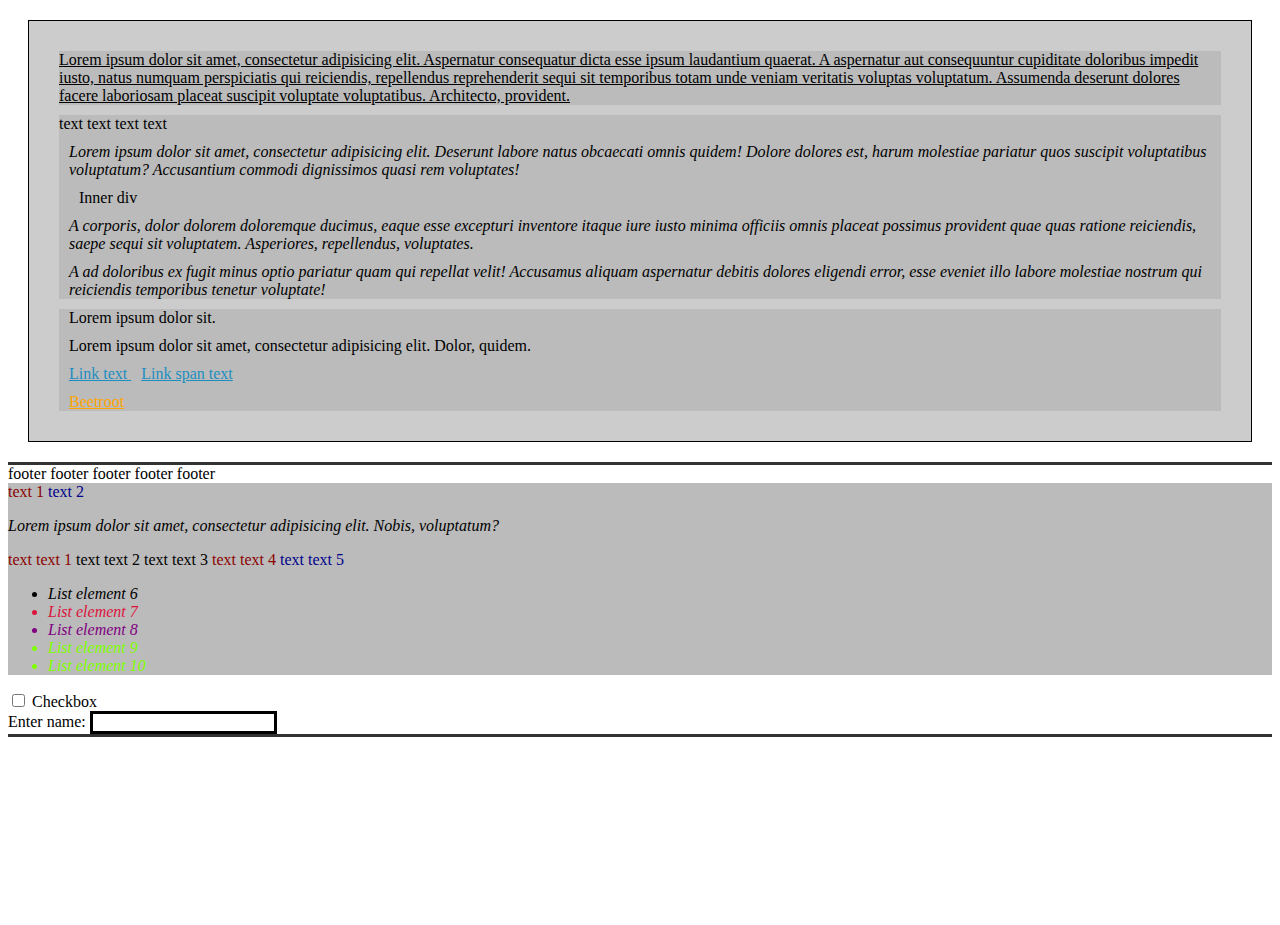
<file: FrontEnd/Курс/lesson-4_selectors/lesson-4_selectors/index.html>
<!DOCTYPE html>
<html lang="en">
<head>
    <meta charset="UTF-8">
    <title>Title</title>
    <link rel="stylesheet" href="main.css">
</head>
<body>
<main>
    <div id="div-with-text">
        Lorem ipsum dolor sit amet, consectetur adipisicing elit. Aspernatur consequatur dicta esse ipsum laudantium quaerat. A aspernatur aut consequuntur cupiditate doloribus impedit iusto, natus numquam perspiciatis qui reiciendis, repellendus reprehenderit sequi sit temporibus totam unde veniam veritatis voluptas voluptatum. Assumenda deserunt dolores facere laboriosam placeat suscipit voluptate voluptatibus. Architecto, provident.
    </div>
    <div class="text-blocks">
        text text text text
        <div>Lorem ipsum dolor sit amet, consectetur adipisicing elit. Deserunt labore natus obcaecati omnis quidem!
            Dolore dolores est, harum molestiae pariatur quos suscipit voluptatibus voluptatum? Accusantium commodi
            dignissimos quasi rem voluptates!
            <div>Inner div</div>
        </div>
        <div>A corporis, dolor dolorem doloremque ducimus, eaque esse excepturi inventore itaque iure iusto minima
            officiis omnis placeat possimus provident quae quas ratione reiciendis, saepe sequi sit voluptatem.
            Asperiores, repellendus, voluptates.
        </div>
        <div>A ad doloribus ex fugit minus optio pariatur quam qui repellat velit! Accusamus aliquam aspernatur debitis
            dolores eligendi error, esse eveniet illo labore molestiae nostrum qui reiciendis temporibus tenetur
            voluptate!
        </div>
    </div>
    <div class="text-blocks">
        <span id="span-id">Lorem ipsum dolor sit.</span>
        <p>Lorem ipsum dolor sit amet, consectetur adipisicing elit. Dolor, quidem.</p>
        <a href="http://google.com">
            Link text <span>Link span text</span>
        </a>
        <a href="http://beetroot.se">Beetroot</a>
    </div>
</main>
<footer>
    footer footer footer footer footer
    <div class="footer">
        <span>text 1</span>
        <span>text 2</span>
        <p>Lorem ipsum dolor sit amet, consectetur adipisicing elit. Nobis, voluptatum?</p>
        <p>
            <span>text text 1</span>
            <span>text text 2</span>
            <span>text text 3</span>
            <span>text text 4</span>
            <span>text text 5</span>
        </p>
        <ul>
            <li>List element 6</li>
            <li data-sdfsdfsdf="el-2" data-ewrer="">List element 7</li>
            <li>List element 8</li>
            <li>List element 9</li>
            <li>List element 10</li>
        </ul>
    </div>
    <form action="">
        <label>
            <input type="checkbox">
            Checkbox
        </label>
        <br>
        <label for="name">Enter name:</label>
        <input type="text" id="name">


    </form>
</footer>
<br><br><br><br><br><br><br><br><br><br>
</body>
</html>
</file>
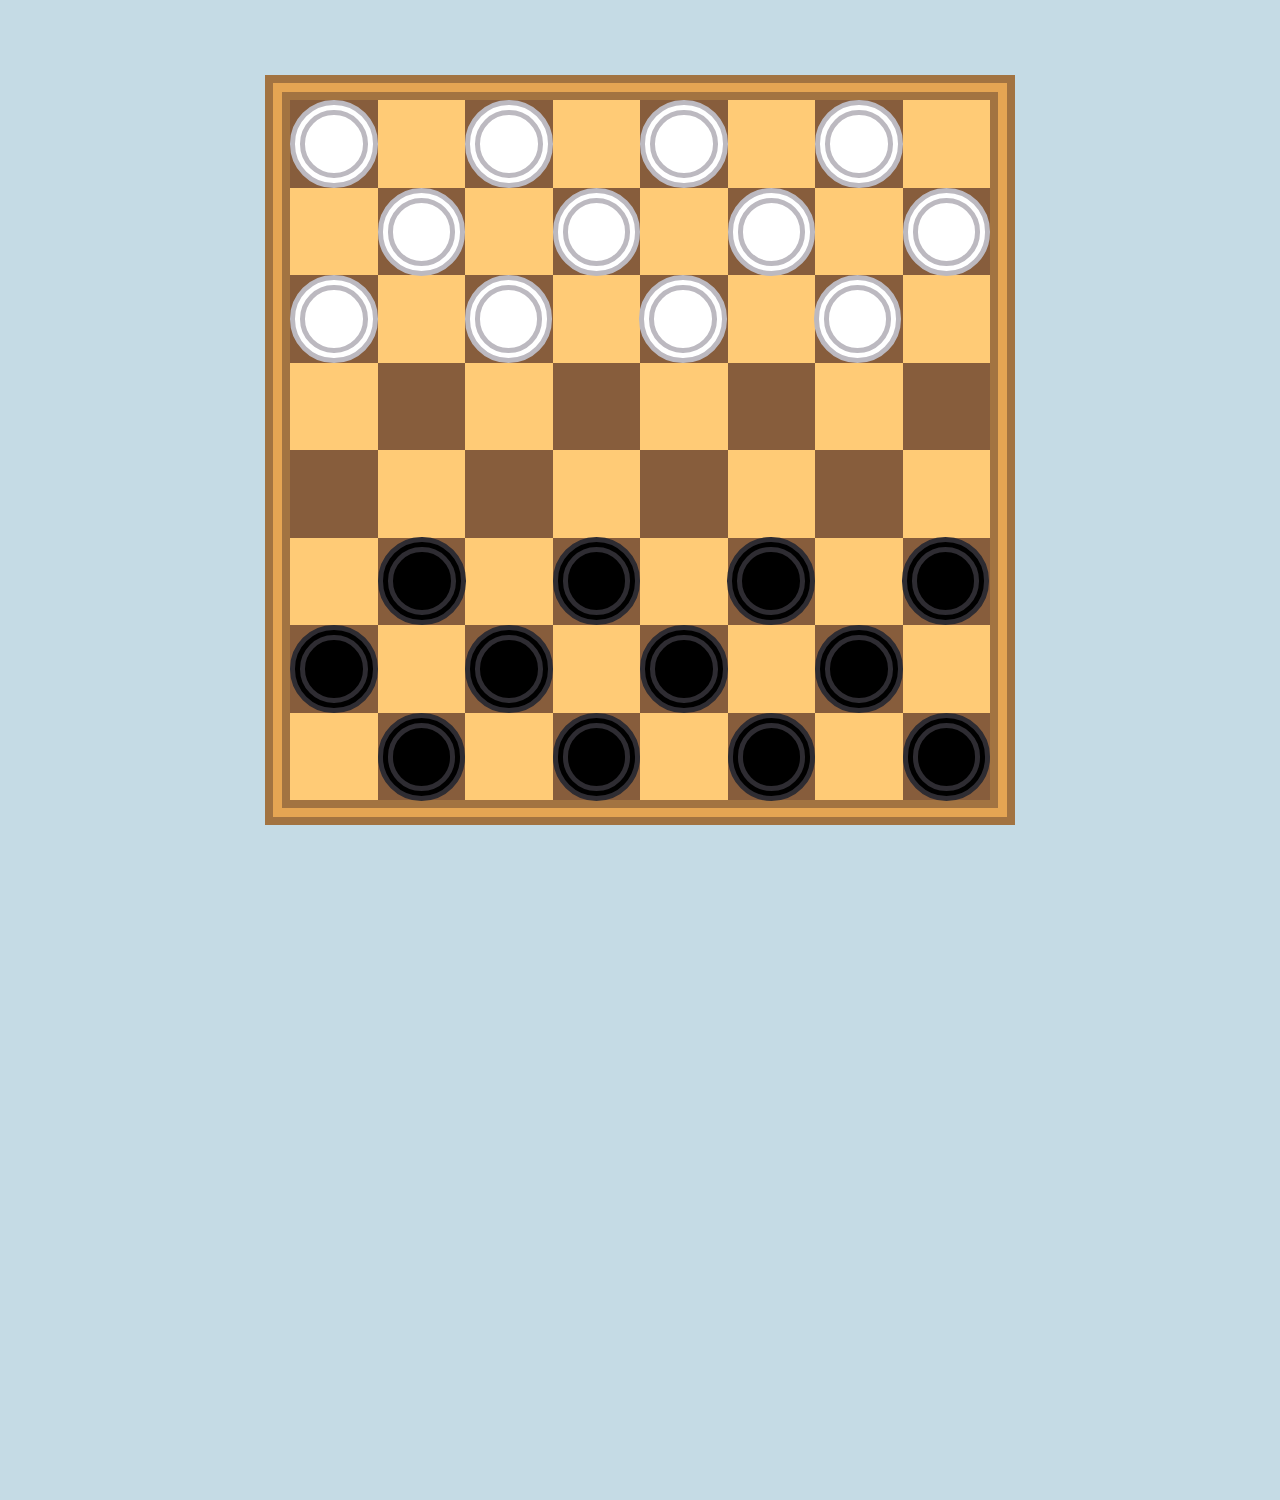
<file: FrontEnd/Курс/Tristen-2349faea16e68169dd5f8bc9ef3dc7421c863f67/Lesson10HW/index.html>
<!DOCTYPE html>
<html lang="en">
<head>
    <meta charset="UTF-8">
    <title>Checkers</title>
    <link rel="stylesheet" href="">
    <link rel="stylesheet" href="main.css">
</head>
<body>
<div class="board">
    <div class="row2">
        <div></div>
        <div></div>
        <div></div>
        <div></div>
        <div></div>
        <div></div>
        <div></div>
        <div></div>
    </div>
    <div class="row">
        <div></div>
        <div></div>
        <div></div>
        <div></div>
        <div></div>
        <div></div>
        <div></div>
        <div></div>
    </div>
    <div class="row2">
        <div></div>
        <div></div>
        <div></div>
        <div></div>
        <div></div>
        <div></div>
        <div></div>
        <div></div>
    </div>
    <div class="row">
        <div></div>
        <div></div>
        <div></div>
        <div></div>
        <div></div>
        <div></div>
        <div></div>
        <div></div>
    </div>
    <div class="row2">
        <div></div>
        <div></div>
        <div></div>
        <div></div>
        <div></div>
        <div></div>
        <div></div>
        <div></div>
    </div>
    <div class="row">
        <div></div>
        <div></div>
        <div></div>
        <div></div>
        <div></div>
        <div></div>
        <div></div>
        <div></div>
    </div>
    <div class="row2">
        <div></div>
        <div></div>
        <div></div>
        <div></div>
        <div></div>
        <div></div>
        <div></div>
        <div></div>
    </div>
    <div class="row">
        <div></div>
        <div></div>
        <div></div>
        <div></div>
        <div></div>
        <div></div>
        <div></div>
        <div></div>
    </div>
    <div class="checkers">
        <div class="white">
            <div></div>
            <div></div>
            <div></div>
            <div></div>
            <div></div>
            <div></div>
            <div></div>
            <div></div>
        </div>
        <div class="white2">
            <div></div>
            <div></div>
            <div></div>
            <div></div>

        </div>
        <div class="black">
            <div></div>
            <div></div>
            <div></div>
            <div></div>
            <div></div>
            <div></div>
            <div></div>
            <div></div>
        </div>
        <div class="black2">
            <div></div>
            <div></div>
            <div></div>
            <div></div>

        </div>
    </div>
</div>
</body>

</html>
</file>
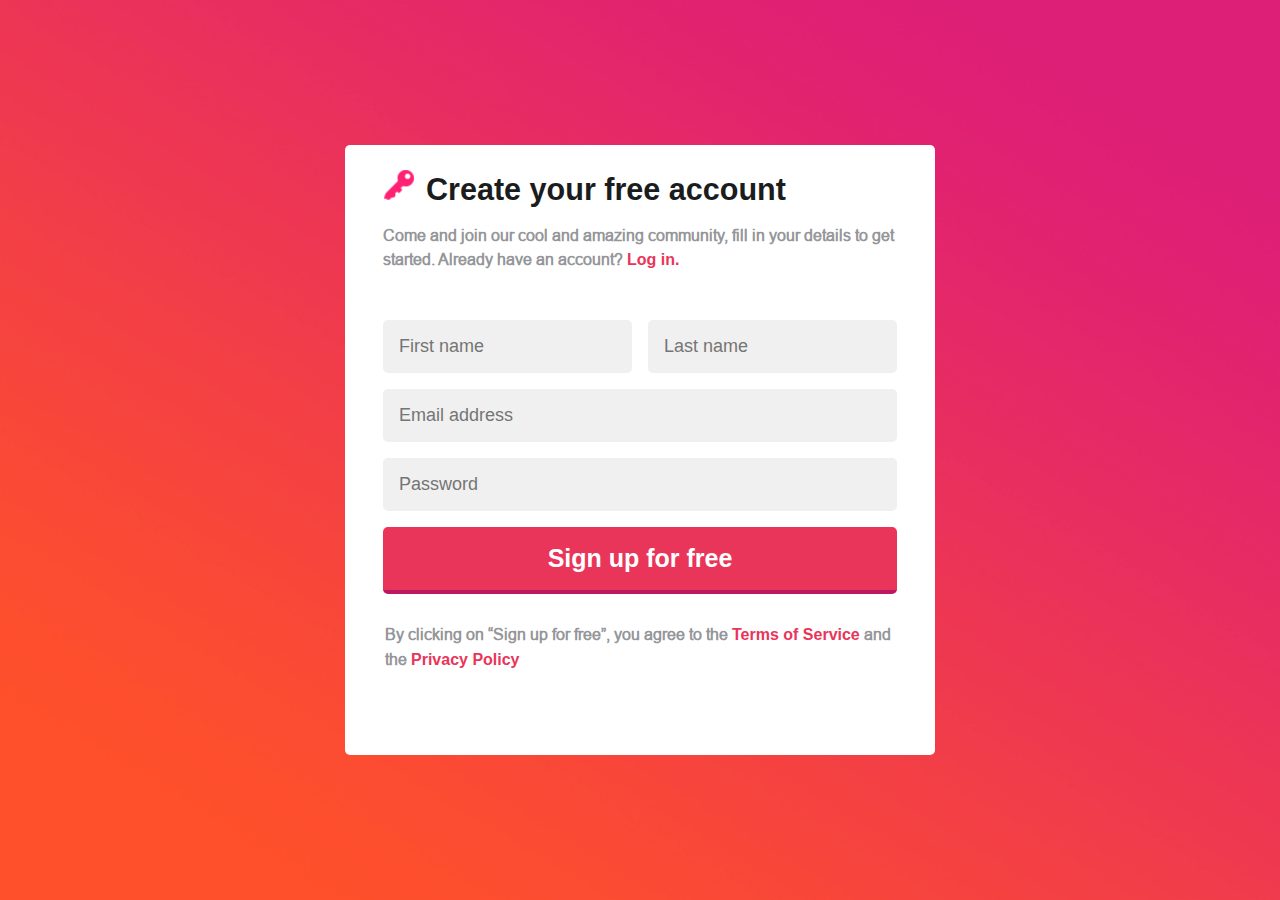
<file: FrontEnd/Курс/Tristen-2349faea16e68169dd5f8bc9ef3dc7421c863f67/Lesson14HW/index.html>
<!DOCTYPE html>
<html lang="en">
<head>
    <meta charset="UTF-8">
    <title>Create account</title>
    <link rel="icon" href="Images/favicon.ico">
    <link rel="stylesheet" href="main.css">
</head>
<body>
<section class="main">
    <form action="" class="form_create" method="post">
        <h1 class="caption">Create your free account</h1>
        <p class="text1">Come and join our cool and amazing community, fill in your details
            to get started. Already have an account?
            <a href="#" class="log_in">Log in.</a>
        </p>
        <label class="f_name input_form">
            <input tabindex="1" type="text" placeholder="First name">
        </label>
        <label class="l_name input_form">
            <input tabindex="2" type="text" placeholder="Last name">
        </label>
        <label class="email input_form">
            <input tabindex="3" type="email" placeholder="Email address">
        </label>
        <label class="pass input_form">
            <input tabindex="4" type="password" placeholder="Password">
        </label>
        <label class="sign_button">
            <input tabindex="" type="submit" value="Sign up for free">
        </label>
        <p class="text2">By clicking on “Sign up for free”, you agree to the <a href="#">Terms of Service</a> and
            the
            <a href="#">Privacy Policy</a>
        </p>
    </form>
</section>
</body>
</html>
</file>
<file: FrontEnd/Resume/styles/main.css>
@import url("https://fonts.googleapis.com/css?family=Forum|Oswald:400,700&subset=cyrillic");  * {  outline: none;  }  body {  margin: 30px 0;  font-size: 16px;  background: url("../images/photodune-1279254.jpg") no-repeat fixed;  background-size: cover;  }  @media all and (max-width: 768px) {  body {  margin: 0 0 10% 0;  }  }  .resume {  background: #fff;  padding-top: 15px;  padding-bottom: 15px;  border-radius: 5px;  box-sizing: border-box;  box-shadow: 0 0 30px 5px rgba(0, 0, 0, 0.96);  }  @media all and (max-width: 768px) {  .resume {  padding: 0 0 15px 0;  }  .resume > * {  padding-right: 15px;  padding-left: 15px;  }  }  .resume hr {  background-color: rgba(205, 205, 205, 0.81);  border: 0 none;  height: 2px;  }  .resume h1 {  margin-top: 10%;  font-family: 'Oswald', sans-serif;  font-weight: 700;  font-size: 2.1rem;  color: rgba(43, 43, 43, 0.96);  }  .resume h2 {  font-family: 'Oswald', sans-serif;  font-weight: 400;  font-size: 1.8rem;  color: rgba(111, 114, 116, 0.96);  }  .resume p {  font-family: 'Forum', cursive;  font-size: 1.5rem;  color: rgba(43, 43, 43, 0.96);  }  .resume ul li {  font-family: 'Forum', cursive;  font-size: 1.5rem;  color: rgba(43, 43, 43, 0.96);  }  @media all and (max-width: 768px) {  .resume .name {  color: #9b9ea0;  }  }  @media all and (max-width: 768px) {  .resume .prof {  color: #d2d5d7;  }  }  @media all and (max-width: 768px) {  .resume .city {  color: #8c8f91;  }  }  @media all and (max-width: 768px) {  .resume .age {  color: #8c8f91;  }  }  @media all and (max-width: 768px) {  .resume .head {  background: url("../images/3HFjjZYQcok.jpg") no-repeat center;  background-size: cover;  padding: 0;  }  }  @media all and (max-width: 768px) {  .resume .row-1 {  background: rgba(0, 0, 0, 0.91);  margin: 0;  min-height: 100vh;  }  }  @media all and (max-width: 768px) {  .resume .row-1 .col-inner {  display: flex;  flex-direction: column;  justify-content: center;  }  .resume .row-1 .col-inner * {  margin: 5% auto;  }  }  @media all and (max-width: 768px) {  .resume .row-1 .img-col {  display: none;  }  }  .resume .row-1 img {  width: 100%;  border-radius: 5px;  }  .resume .links a {  transition: linear 0.2s;  text-decoration: none;  padding: 0 5px;  font-size: 1.5rem;  color: #414141;  }  .resume .links a:hover {  transform: scale(1.2);  color: #5383ff;  }  /*# sourceMappingURL=main.css.map */
</file>
<file: FrontEnd/V_site/css/main.css>
@import url("https://fonts.googleapis.com/css?family=Dancing+Script|Lobster&subset=cyrillic");
html {
  background-color: #111111;
  margin: 0;
  font-size: 0;
  padding: 0;
}

body {
  min-width: 260px;
}

* {
  font-family: "Lobster", cursive;
  outline: none;
  text-decoration: none;
}

.main_section_block {
  padding-bottom: 5vh;
  overflow-x: hidden;
  background: url("../img/dark-background.jpg") no-repeat fixed;
  background-size: cover;
}
.main_section_block .v_info {
  background: rgba(34, 36, 38, 0.74);
  width: 30%;
  max-height: 80vh;
  border-radius: 25px;
  padding: 15px;
  box-shadow: 0 0 15px 1px black;
  height: -webkit-fit-content;
  height: -moz-fit-content;
  height: fit-content;
  margin: auto;
  position: absolute;
  top: 0;
  bottom: 0;
  left: 0;
  right: 0;
  z-index: 100;
  color: white;
  text-align: center;
}
.main_section_block .v_info > * {
  padding: 1vh;
}
.main_section_block .v_info h1 {
  font-size: 34px;
  text-shadow: 2px 2px 2px #191919;
}
.main_section_block .v_info h2 {
  font-size: 20px;
  text-shadow: 2px 2px 2px #1C6EA4;
}
.main_section_block .v_info p {
  font-family: "Dancing Script", cursive;
  text-shadow: 2px 2px 2px #191919;
  font-size: 16px;
}
.main_section_block .v_home-anchor {
  top: -7vh;
  position: absolute;
}

.scroll-down {
  width: -webkit-fit-content;
  width: -moz-fit-content;
  width: fit-content;
  display: block;
  position: absolute;
  bottom: 0;
  right: 0;
  left: 0;
  margin: 0 auto;
  z-index: 200;
  font-size: 60px;
  text-shadow: 0 0 15px #000000;
  color: rgba(255, 255, 255, 0.71);
  -webkit-transition: linear 0.1s;
  transition: linear 0.1s;
}
.scroll-down:hover {
  -webkit-transform: scale(1.1);
  transform: scale(1.1);
  outline: none;
  color: white;
  text-decoration: none;
  text-shadow: 0 0 15px #ffffff;
}

.v_sect1_slider {
  width: 100%;
  margin: 7vh 0 0 0;
}
.v_sect1_slider .sl_1 {
  background: url("../img/img1.jpg") no-repeat center;
  background-size: cover;
}
.v_sect1_slider .sl_2 {
  background: url("../img/img2.jpg") no-repeat center;
  background-size: cover;
}
.v_sect1_slider .sl_3 {
  background: url("../img/img3.jpg") no-repeat center;
  background-size: cover;
}
.v_sect1_slider .slider-inner {
  box-shadow: inset 0 -60px 100px -16px rgba(0, 0, 0, 0.93);
  height: 93vh;
  background-size: cover;
  width: 100%;
}
.v_sect1_slider .slick-prev {
  left: 0;
  top: 0;
}
.v_sect1_slider .slick-next {
  top: 0;
  right: 0;
}
.v_sect1_slider .slick-arrow {
  position: absolute;
  display: inline-block;
  z-index: 50;
  width: 10vw;
  background: none;
  border: none;
  outline: none;
  height: 93vh;
}
.v_sect1_slider .slick-dots {
  padding: 0;
  position: absolute;
  z-index: 100;
  bottom: 7vh;
  right: 0;
  left: 0;
  margin: 0 auto;
  width: -webkit-fit-content;
  width: -moz-fit-content;
  width: fit-content;
}
.v_sect1_slider .slick-dots button {
  display: none;
}
.v_sect1_slider .slick-dots > * {
  display: inline-block;
  margin: 5px;
  width: 14px;
  height: 14px;
  border-radius: 50%;
  background: #3c3c3c;
  border: 1px solid #ffffff;
  -webkit-transition: all linear 0.2s;
  transition: all linear 0.2s;
  opacity: 0.5;
}
.v_sect1_slider .slick-dots > *:hover {
  -webkit-transform: scale(1.3);
  transform: scale(1.3);
}
.v_sect1_slider .slick-dots li {
  background: #fff;
}
.v_sect1_slider .slick-dots .slick-active {
  -webkit-transform: scale(1.5);
  transform: scale(1.5);
  background: #2d2d2d;
  border: 1px solid #ffffff;
}

.v_sect2 {
  box-shadow: 0 0 15px 4px rgba(0, 0, 0, 0.87);
  border-radius: 25px 25px;
  margin-top: 5vh;
  box-sizing: border-box;
  padding: 2vh 2vw;
  background: #ffffff;
  min-height: 100vh;
}
.v_sect2 hr {
  width: 90%;
}
.v_sect2 > * {
  padding: 2vh 0;
}
.v_sect2 .v_blog {
  min-height: 100vh;
  position: relative;
}
.v_sect2 .v_blog h1 {
  width: 100%;
  text-align: center;
  font-size: 32px;
  color: #1f2123;
  padding-bottom: 4vh;
}
.v_sect2 .v_blog .blog-inner h2 {
  font-weight: bold;
  font-size: 20px;
  padding: 2vh 2vw;
  color: #333537;
}
.v_sect2 .v_blog .blog-inner img {
  width: 100%;
  height: auto;
}
.v_sect2 .v_blog .blog-inner p {
  font-size: 20px;
  color: #383a3c;
  padding-bottom: 2vh;
}
.v_sect2 .v_blog .blog-inner a {
  text-decoration: none;
  font-weight: bold;
  width: 100%;
  text-align: right;
  display: inline-block;
  font-size: 18px;
  padding-bottom: 5vh;
  padding-right: 2vw;
}
.v_sect2 .v_gallery {
  position: relative;
  min-height: 100vh;
}
.v_sect2 .v_gallery h1 {
  width: 100%;
  text-align: center;
  font-size: 32px;
  color: #000;
  padding-bottom: 4vh;
}
.v_sect2 p {
  font-size: 20px;
  text-align: center;
}
.v_sect2 p span {
  color: #a0a0a0;
}
.v_sect2 .v_anchor {
  position: absolute;
  top: -11vh;
}

.v_header {
  box-shadow: inset 0 -10px 15px -9px rgba(149, 149, 149, 0.75);
  z-index: 1000;
  position: fixed;
  top: 0;
  right: 0;
  left: 0;
  width: 100%;
  height: 7vh;
  background-color: #111111;
  display: -webkit-box;
  display: -ms-flexbox;
  display: flex;
  -webkit-box-orient: vertical;
  -webkit-box-direction: normal;
  -ms-flex-direction: column;
  flex-direction: column;
  -ms-flex-line-pack: center;
  align-content: center;
  -webkit-box-pack: center;
  -ms-flex-pack: center;
  justify-content: center;
}
.v_header .v_header_inner {
  height: -webkit-fit-content;
  height: -moz-fit-content;
  height: fit-content;
  display: -webkit-box;
  display: -ms-flexbox;
  display: flex;
  -webkit-box-align: center;
  -ms-flex-align: center;
  align-items: center;
  -webkit-box-pack: justify;
  -ms-flex-pack: justify;
  justify-content: space-between;
}
.v_header .v_logo {
  font-family: "Dancing Script", cursive;
  text-decoration: none;
  text-align: center;
  font-size: 16px;
  color: white;
  display: inline-block;
}
.v_header .links a {
  text-decoration: none;
  color: white;
  font-size: 20px;
  padding: 0 8px;
}
.v_header .hamburger {
  position: relative;
  z-index: 150;
  width: 4vh;
  height: 4vh;
  display: none;
  -webkit-box-orient: vertical;
  -webkit-box-direction: normal;
  -ms-flex-direction: column;
  flex-direction: column;
  -ms-flex-pack: distribute;
  justify-content: space-around;
  cursor: pointer;
}
.v_header .hamburger .hamburger-inner {
  display: none;
  -webkit-transition: linear all 0.2s;
  transition: linear all 0.2s;
  background: #fff;
  width: 100%;
  height: 4px;
  border-radius: 2px;
}
.v_header .v_nav {
  display: -webkit-box;
  display: -ms-flexbox;
  display: flex;
  -webkit-box-align: center;
  -ms-flex-align: center;
  align-items: center;
  height: -webkit-fit-content;
  height: -moz-fit-content;
  height: fit-content;
  position: relative;
}
.v_header .v_nav .v_scroll-top {
  font-size: 50px;
  color: white;
}
.v_header .v_nav a {
  text-decoration: none;
  display: inline-block;
  padding: 0 7px;
  color: #ffffff;
  font-size: 15px;
}
.v_header .v_logo, .v_header .links a, .v_header .v_nav a {
  -webkit-transition: all linear 0.1s;
  transition: all linear 0.1s;
}
.v_header .v_logo:hover, .v_header .links a:hover, .v_header .v_nav a:hover {
  text-shadow: 0 0 5px #FFFFFF;
  -webkit-transform: scale(1.2);
  transform: scale(1.2);
}

.v_footer {
  display: -webkit-box;
  display: -ms-flexbox;
  display: flex;
  min-height: 15vh;
  background: #111111;
}
.v_footer span {
  text-align: center;
  font-size: 14px;
  color: #a4a4a4;
}
.v_footer span a {
  font-style: italic;
  font-size: 14px;
}
.v_footer .v_footer_inner {
  display: -webkit-box;
  display: -ms-flexbox;
  display: flex;
  -webkit-box-align: center;
  -ms-flex-align: center;
  align-items: center;
}
.v_footer .v_logo {
  font-family: "Dancing Script", cursive;
  text-decoration: none;
  text-align: left;
  font-size: 16px;
  color: white;
  display: inline-block;
}
.v_footer .footer-inner_row {
  width: 100%;
}
.v_footer .footer-inner_row .footer-links {
  text-align: right;
  -webkit-box-pack: justify;
  -ms-flex-pack: justify;
  justify-content: space-between;
}
.v_footer .footer-inner_row .footer-links a {
  display: inline-block;
  text-decoration: none;
  color: white;
  font-size: 20px;
  padding: 0 1vw;
}
.v_footer .v_logo, .v_footer .links a, .v_footer .v_nav a, .v_footer .footer-links a {
  -webkit-transition: all linear 0.1s;
  transition: all linear 0.1s;
}
.v_footer .v_logo:hover, .v_footer .links a:hover, .v_footer .v_nav a:hover, .v_footer .footer-links a:hover {
  text-shadow: 0 0 5px #FFFFFF;
  -webkit-transform: scale(1.2);
  transform: scale(1.2);
}

/*# sourceMappingURL=main.css.map */
</file>
<file: FrontEnd/V_site/css/media.css>
@media all and (max-width: 900px) {
  .main_section_block .v_info {
    width: 80%;
  }
}
@media all and (max-width: 768px) {
  .v_header {
    min-width: 260px;
  }
  .v_header .hamburger {
    display: -webkit-box;
    display: -ms-flexbox;
    display: flex;
  }
  .v_header .hamburger .hamburger-inner {
    display: block;
  }
  .v_header .hamburger .active_hamburger {
    -webkit-transition: linear all 0.2s;
    -o-transition: linear all 0.2s;
    transition: linear all 0.2s;
    position: absolute;
  }
  .v_header .hamburger .active_hamburger:nth-child(1) {
    -webkit-transform: rotate(45deg);
    -ms-transform: rotate(45deg);
    transform: rotate(45deg);
  }
  .v_header .hamburger .active_hamburger:nth-child(2) {
    display: none;
  }
  .v_header .hamburger .active_hamburger:nth-child(3) {
    -webkit-transform: rotate(-45deg);
    -ms-transform: rotate(-45deg);
    transform: rotate(-45deg);
  }
  .v_header .v_nav {
    -webkit-transition: all linear 0.2s;
    -o-transition: all linear 0.2s;
    transition: all linear 0.2s;
    -webkit-box-orient: vertical;
    -webkit-box-direction: normal;
    -ms-flex-direction: column;
    flex-direction: column;
    -webkit-box-align: start;
    -ms-flex-align: start;
    align-items: start;
    display: -webkit-box;
    display: -ms-flexbox;
    display: flex;
    left: 100%;
    background: #111111;
    position: fixed;
    width: 100%;
    top: 7vh;
    height: 93vh;
  }
  .v_header .v_nav a {
    -webkit-transition: linear 0.2s;
    -o-transition: linear 0.2s;
    transition: linear 0.2s;
    -webkit-box-sizing: border-box;
    box-sizing: border-box;
    width: 100%;
    font-size: 20px;
    padding: 2vh 5vw;
    border-top: none;
    border-right: 50px solid rgba(0, 0, 0, 0);
    border-left: 20px solid rgba(0, 0, 0, 0);
    border-bottom: 1px solid #aeaeae;
  }
  .v_header .v_nav a:hover {
    background: #393939;
  }
  .v_header .v_nav a:first-of-type {
    font-weight: bold;
    background: #2a422a;
  }
  .v_header .v_nav a:first-of-type:hover {
    background: #345234;
  }
  .v_header .v_nav a:last-of-type {
    padding-top: 5vh;
  }
  .v_header .v_nav a:hover {
    -webkit-transform: scale(1);
    -ms-transform: scale(1);
    transform: scale(1);
  }

  .main_section_block .v_info {
    width: 90%;
    min-width: 260px;
  }

  .v_sect1_slider .slick-dots > * {
    width: 12px;
    height: 12px;
  }

  .v_logo {
    width: -webkit-fit-content;
    width: -moz-fit-content;
    width: fit-content;
  }

  .active_nav {
    -webkit-transition: all linear 0.2s;
    -o-transition: all linear 0.2s;
    transition: all linear 0.2s;
    -webkit-transform: translateX(-100%);
    -ms-transform: translateX(-100%);
    transform: translateX(-100%);
  }

  .links {
    display: none;
  }

  .slick-dots > * {
    width: 12px;
    height: 12px;
  }

  .scroll-down {
    font-size: 40px;
  }

  .v_footer_inner {
    padding: 3vh 0;
    margin: 0 auto;
  }
  .v_footer_inner .footer-inner_row {
    -webkit-box-orient: vertical;
    -webkit-box-direction: reverse;
    -ms-flex-direction: column-reverse;
    flex-direction: column-reverse;
    -webkit-box-align: center;
    -ms-flex-align: center;
    align-items: center;
    -ms-flex-pack: distribute;
    justify-content: space-around;
    padding: 0;
    margin: 0;
    width: 100%;
  }
  .v_footer_inner .footer-inner_row > * {
    padding: 2vh;
  }
  .v_footer_inner .footer-inner_row .footer-links {
    display: -webkit-box;
    display: -ms-flexbox;
    display: flex;
    -ms-flex-pack: distribute;
    justify-content: space-around;
  }
  .v_footer_inner .footer-inner_row .footer-links a {
    padding: 2vw;
    font-size: 35px;
  }
}

/*# sourceMappingURL=media.css.map */
</file>
<file: BackEnd/dest/css/main.css>
@import url("https://fonts.googleapis.com/css?family=Montserrat:300,400|Raleway:400,700");
@import url("https://fonts.googleapis.com/css?family=Neucha&subset=cyrillic");
* {
  margin: 0;
  padding: 0;
  text-decoration: none; }

.section_1 {
  background: url("../img/bg_s1.png") no-repeat bottom fixed;
  -webkit-background-size: cover;
  background-size: cover;
  min-height: 100vh;
  width: 100%; }
  .section_1 .section_1-cont {
    display: none;
    width: 100%;
    height: 100vh;
    position: relative; }
  .section_1 .form-cont {
    text-align: center;
    height: fit-content;
    max-width: 400px;
    min-width: 200px;
    margin: auto;
    position: absolute;
    top: 0;
    bottom: 0;
    right: 0;
    left: 0; }
  .section_1 .form-cont_inner {
    padding: 3px;
    position: relative; }
  .section_1 .form_auto, .section_1 .form_reg {
    text-align: center;
    height: fit-content;
    max-width: 400px;
    min-width: 200px;
    margin: auto;
    background: rgba(198, 200, 202, 0.71);
    border-radius: 15px;
    padding: 15px; }
    .section_1 .form_auto .input_inner, .section_1 .form_reg .input_inner {
      font-weight: 600;
      font-family: 'Neucha', cursive;
      outline: none;
      border-radius: 15px;
      text-align: center;
      margin: 3px 0;
      height: 30px;
      width: 100%; }
    .section_1 .form_auto .input_inner, .section_1 .form_auto .form_submit, .section_1 .form_reg .input_inner, .section_1 .form_reg .form_submit {
      font-size: 17px;
      border: none;
      transition: linear all 0.2s; }
      .section_1 .form_auto .input_inner:hover, .section_1 .form_auto .input_inner:active, .section_1 .form_auto .form_submit:hover, .section_1 .form_auto .form_submit:active, .section_1 .form_reg .input_inner:hover, .section_1 .form_reg .input_inner:active, .section_1 .form_reg .form_submit:hover, .section_1 .form_reg .form_submit:active {
        transform: scale(0.95); }
    .section_1 .form_auto .form_submit, .section_1 .form_reg .form_submit {
      cursor: pointer;
      outline: none;
      font-weight: bold;
      font-family: 'Neucha', cursive;
      padding: 0 10px;
      margin: 5px auto;
      height: 30px;
      display: inline-block;
      border-radius: 15px; }

.active {
  transform: scale(0.95); }

.false::placeholder {
  color: #a60002; }

.warn_block {
  box-sizing: border-box;
  font-size: 17px;
  font-weight: bold;
  font-family: 'Neucha', cursive;
  margin: -60px auto 0;
  display: none;
  width: calc(100% - 6px);
  min-height: 30px;
  padding: 15px;
  z-index: 0;
  position: absolute;
  top: 0;
  left: 0;
  right: 0;
  color: #a60002;
  border-radius: 15px;
  background: #dfe1e3; }

.reg_link {
  font-size: 17px;
  margin: 5px;
  font-family: 'Neucha', cursive;
  color: white;
  background-color: #0852a9;
  border-radius: 15px;
  height: 30px;
  padding: 0 17px;
  display: inline-block;
  outline: none;
  border: none;
  transition: linear all 0.2s; }
  .reg_link:hover, .reg_link:active {
    transform: scale(0.95); }

/*# sourceMappingURL=main.css.map */
</file>
<file: FrontEnd/Labs/Pr2/main.css>
* {
    transition: all 0.5s;
    font-family: Arial, sans-serif;
    font-style: italic;
}

.main-body {
    position: relative;
    padding-top: 3%;
    transition: all 0.5s;
    background: url(image/img1.jpg) no-repeat fixed;
    background-size: cover;
    min-height: 100vh;
}

.main {
    box-shadow: 0 0 25px 0 rgba(0, 0, 0, 0.75);
    border-radius: 10px;
    margin: 0 auto;
    min-height: 75vh;
    background: rgba(49, 51, 53, 0.8);
}

.radio {
    height: max-content;
    /* width: max-content; */
    padding: 0;
    margin: auto 0;
    font-size: 0;
    display: inline-block;
    position: fixed;
    top: 0;
    bottom: 0;
    right: 1%;
}

.radio li {
    margin: 5px 0;
    display: block;
    font-size: 16px;
    width: 20px;
    height: 20px;
    border-radius: 50%;
    background-color: rgba(255, 255, 255, 0.51);
}

.slider {
    height: 90vh;
    position: relative;
    margin: 0 auto;
    font-size: 0;
}

.slider-inner {
    transition: all 0.5s;
    top: 0;
    left: 0;
    bottom: 0;
    right: 0;
    margin: auto;
    position: absolute;
    border-radius: 50%;
    width: 40vw;
    height: 40vw;
    display: inline-block;
    background: url(../Pr2/image/sl1.jpg) no-repeat center;
    background-size: cover;
}

.slider-inner:hover {
    transform: scale(1.05, 1.05);
}

.radio li:active {
    border: 5px solid gray;
}

.radio li:hover {
    transform: scale(1.01);
    cursor: pointer;
    background-color: #fff;
}

.arrows {
    width: max-content;
    position: absolute;
    left: 0;
    right: 0;
    bottom: 0;
    margin: 0 auto;

}

.arrow {
    margin: 0 5px;
    transition: all 0.5s;
    border-radius: 50%;
    padding: 0 15px 5px 16px;
    text-decoration: none;
    color: #fff3cd;
    font-size: 36px;
}

.arrow:hover {

    padding: 0 15px 5px 16px;
    text-decoration: none;
    color: #2c2c2c;
    background: rgba(255, 255, 255, 0.34);
    border-radius: 50%;
}

.hidden {
    position: relative;
    height: 400px;
}

.Foto {
    display: none;
    width: 50%;
    right: 0;
    position: absolute;
    top: -25px;
    padding: 30px;

}

.Foto img {
    height: 16vw;
    box-shadow: 0 0 25px 0 rgba(255, 255, 255, 0.45);
    border-radius: 10px;
}

.hidden ul {
    display: inline-block;
    font-size: 0;
    width: 50%;
}

.hidden ul li {
    padding: 0 10px;
    margin-top: 1%;
    display: block;
    text-decoration: none;
    border-radius: 20px;
    font-size: 2vw;
    background-color: rgba(255, 255, 255, 0.21);
}

.hidden ul li:hover {
    transform: scale(1.03);
    background-color: rgba(255, 255, 255, 0.5);
    box-shadow: 0 0 25px 0 rgba(255, 255, 255, 0.75);
}

#clock {
    position: fixed;
    top: 10px;
    right: 10px;
    font-size: 1.8vw;
    color: white;
}

#timer {
    border-radius: 25px 0 0 25px;
    height: 50px;
    width: 300px;
    vertical-align: center;
    background: rgba(242, 253, 255, 0.6);
    font-size: 16px;
    position: fixed;
    bottom: 0;
    right: -252px;
    top: 20%;

}

#timer:hover {
    right: 0;
}

#timer:hover .ico {
    background: #980000;
    box-shadow: 0 0 30px 0 rgba(0, 0, 0, 0.87);
}

#timer > * {
    display: inline-block;
    padding-left: 15px;
    font-size: 20px;
}

.ico {

    border: 5px solid white;
    border-radius: 25px 0 0 25px;
    height: 50px;
    width: 50px;
    font-size: 0;
    padding: 0;
    margin: 0;
    background: red;
    float: left;
}

.ico:hover {
    background: #c00000;
    box-shadow: 0 0 30px 0 rgba(0, 0, 0, 0.91);
}

.date {
    width: 100%;
    bottom: 0;
    position: absolute;
    text-align: center;
    color: #fff;
}

#button {
    color: white;
    width: 80%;
    position: absolute;
    top: 0;
    left: 0;

}

#button input {
    float: right;
}

.img-block {
    margin: 0;
    font-size: 0;
    width: 100%;
    padding: 0 0 50px;

}

.img-block h2 {
    color: white;
    text-align: center;
}

.img-block img {
    padding: 0 1% 0 1%;
    width: calc(100% / 3);
    display: inline-block;
    border-radius: 15px;
}

.img-block2 {
    margin: 0;
    font-size: 0;
    width: 100%;
    padding: 0 0 50px;

}

.img-block2 h2 {
    color: white;
    text-align: center;
}

.img:nth-of-type(1) {
    background: url("image/кот1.jpg");
    background-size: cover;
}

.img:nth-of-type(2) {
    background: url("image/кот2.jpg");
    background-size: cover;
}

.img:nth-of-type(3) {
    background: url("image/кот3.jpg");
    background-size: cover;
}

.img:nth-of-type(1):hover {
    background: url("image/кот4.jpg");
    background-size: cover;
}

.img:nth-of-type(2):hover {
    background: url("image/кот5.jpg");
    background-size: cover;
}

.img:nth-of-type(3):hover {
    background: url("image/кот6.jpg");
    background-size: cover;
}

.img {
    margin: 0 1% 0 1%;
    width: calc(94% / 3);
    display: inline-block;
    border-radius: 15px;
    height: 15vw;
    background-position: center;
}

#coord {
    border: 1px solid;
    width: 300px;
    display: inline
}

#square {
    color: rgba(255, 255, 255, 0.77);
}

.square {
    color: rgba(255, 255, 255, 0.91);
    display: inline-block;
    /*border: 2px solid;*/
    padding: 5px;
    background-color: rgba(0, 0, 0, 0.47);
    height: 280px;
    width: 300px;
    margin-bottom: 5px;
}

p[id="par"]{
    color: white;
}
input {
    display: block;
}
</file>
<file: FrontEnd/Labs/t1/main.css>
table {
    border: 1px solid black;
    border-spacing: 0;
    width: 500px;
    height: 100px;
    margin: 0 auto;
}

td {
    border: 1px solid black;
}
</file>
<file: FrontEnd/Курс/lesson-4_selectors/lesson-4_selectors/main.css>
* {
    outline: none;
}
main {
    background: #ccc;
    margin: 20px;
    padding: 20px;
    border: 1px solid black;
}
main * {
    margin: 10px;
}
div {
    background: #bbb;
}
#div-with-text {
    text-decoration: underline;
}
.text-blocks > div {
    font-style: italic;
}
div > div {
    font-style: normal;
}



footer > div {
    font-style: italic;
}
footer span {
    font-style: normal;
}
footer span:first-child {
    color: darkred;
}
footer span:last-child {
    color: darkgreen;
}
footer span:last-of-type {
    color: darkblue;
}
footer span:nth-child(4) {
    color: orange;
}
footer span:nth-last-child(2) {
    color: darkred;
}
footer ul li[data-sdfsdfsdf=el-2] {
    color: crimson;
}
footer ul li[data-sdfsdfsdf=el-2] ~ * {
    color: chartreuse;
}
footer ul li[data-sdfsdfsdf=el-2] + li {
    color: purple;
}


a {
    display: block;
}
a[href^=http] {
    color: #1d8ec0;
}
a[href$='.se'] {
    color: red;
}
a[href*='b'] {
    color: orange;
}
a:hover {
    text-decoration: none;
}
a:visited {
    color: #8e1cff;
}

footer:before,
footer:after {
    content: '';
    display: block;
    height: 3px;
    background: #333333;
}
input[type=text] {
    border: 3px solid black;
}
input:focus {
    border-color: red;
}
</file>
<file: FrontEnd/Курс/Tristen-2349faea16e68169dd5f8bc9ef3dc7421c863f67/Lesson10HW/main.css>
body {
    background: #c5dbe5;
    font-size: 0;
    margin: 0;
    padding:0;
}
.board {
    width: 700px;
    height: 700px;
    background: #e5a553;
    display: block;
    /*margin: auto;*/
    position: absolute;
    margin: auto;
    top:  0;
    left: 0;
    right: 0;
    bottom: 0;
    border: double 25px #a27341;
    box-sizing: content-box;
}
div {
    display: inline-block;
    margin: 0;
    padding: 0;
    width: calc(100% / 8);
    /*width: %;*/
    /*background: #000;*/
    /*height: calc(100% / 4);*/
    height: 100%;
}
.row {
    display: inline-block;
    width: 100%;
    height: calc(100% / 8);
}
.row2 {
    display: inline-block;
    width: 100%;
    height: calc(100% / 8);
}
.row div:nth-child(2n) {

    background: #875d3c;
}
.row div:nth-child(2n+1) {

    background: #ffcb76;
}
.row2 div:nth-child(2n) {
    background: #ffcb76;
}

.row2 div:nth-child(2n+1) {
    background: #875d3c;

}

.checkers {
    position: absolute;
    display: inline-block;
    width: 700px;
    height: 700px;
    top: 0;
    left: 0;
}
.checkers div {
    border-radius: 50%;
    box-sizing: border-box;

}
.white, .white2 {
    display: inline-block;
    width: 100%;
    height: 50%;
}

.black, .black2 {
    display: inline-block;
    width: 100%;
    height: 50%;
}

.black div, .black2 div{
    display: inline-block;
    height: 25%;
    background: #000;
    border: double #2e2c32 15px;
    position: relative;
    top: -87px;

}
/*.black2 div {*/
    /*display: inline-block;*/
    /*height: 25%;*/
    /*background: #000;*/
    /*border: double #3f3d43 15px;*/
    /*position: relative;*/
/*}*/
.white div, .white2 div {
    display: inline-block;
    height: 25%;
    background: #fff;
    border: double #bcb9c0 15px;
    position: relative;
}
/*.white2 div{*/
    /*display: inline-block;*/
    /*height: 25%;*/
    /*background: #fff;*/
    /*border: double #d4d1d8 15px;*/
    /*position: relative;*/
    /*!*width: 100%;*!*/
/*}*/
.white div:nth-child(2n) {
    top: 88px;

}
.white2 {
    position: relative;
    top: -175px;
}
.white2 div {
    margin: 0 87px 0 0;
}
.black2 {
    position: relative;
    top: -438px;

}
.black2 div {
    position: relative;
    margin: 0 87px 0 0;
    top: -175px;
    left: 88px;
}
.black div:nth-child(2n+1) {
    top: -175px;
}
</file>
<file: FrontEnd/Курс/Tristen-2349faea16e68169dd5f8bc9ef3dc7421c863f67/Lesson14HW/main.css>
@font-face {
    font-family: "ArialRegular";
    src: url("fonts/ArialRegular/ArialRegular.eot");
    src: url("fonts/ArialRegular/ArialRegular.eot?#iefix") format("embedded-opentype"),
    url("fonts/ArialRegular/ArialRegular.woff") format("woff"),
    url("fonts/ArialRegular/ArialRegular.ttf") format("truetype");
    font-style: normal;
    font-weight: normal;
}
body, html {
    margin: 0;
    padding: 0;
}
* {
    font-family: Arial, sans-serif;
    outline: none;
    text-decoration: none;
}
.main {
    min-height: 100vh;
    min-width: 100vw;
    background: url(Images/main_bg.png) no-repeat;
    /*background: center;*/
    -webkit-background-size: cover;
    background-size: 100vw
100vh;
    padding: 0;
    margin: 0;
}
.form_create {
    position: absolute;
    top: 0;
    left: 0;
    right: 0;
    bottom: 0;
    margin:auto;
    /*max-width: 30%;*/
    width: 590px;
    height: 610px;
    background: #ffffff;
    -webkit-box-sizing: border-box;
    -moz-box-sizing: border-box;
    box-sizing: border-box;
    padding: 0 30px;
    border-radius: 5px;
}
.caption {
    color: #1b1c1d;
    font-size: 191%;
    position: relative;
    top: 5px;
}
.caption:before {
    content: url(Images/icon2.png);
    margin-left: 9px;

    margin-right: 12px;
}
label {
    font-size: 0;
}
.form_create label input {
    -webkit-box-sizing: border-box;
    -moz-box-sizing: border-box;
    box-sizing: border-box;
    border-radius: 5px;
    padding: 16px;
    margin: 8px 8px;
    display: inline-block;
    font-size: 18px;

}
[class^="text"] {
    color: rgba(139, 140, 144, 0.91);
    font-size: 16px;
    margin: 0 0 40px 8px;
    font-weight: 600;
    line-height: 1.5;
    font-family: "ArialRegular", sans-serif;

}
.text2 {
    margin: 20px 0 0 10px;
    /*font-size: 16px;*/
    line-height: 1.5;
}
.input_form input {
    background: #f0f0f0;
    border: none;
}
.input_form input:hover {
    background: #e1e1e1;
}
.input_form input:focus {
    background: #e1e1e1;
}
.f_name input, .l_name input {
    width: calc(50% - 16px);
}
.email input, .pass input, .sign_button input{
    width: calc(100% - 16px);
}
.sign_button input {
    background: #ea355a;
    color: #ffffff;
    font-weight: 600;
    border-bottom: #bd1962 solid 4px;
    border-top: none;
    border-right:none;
    border-left:none;
}
.sign_button input:hover {
    cursor: pointer;
    background: #ff506d;
}
.sign_button [value] {
    padding: 17px;
    font-size: 25px;
}
.sign_button input:focus {
    background: #ff506d;
}
::placeholder{
    /*background: #f0f0f0;*/
}
.main a {
    color: #ea355a;
}
.main a:hover {
    color: #ff506d;
}
</file>
